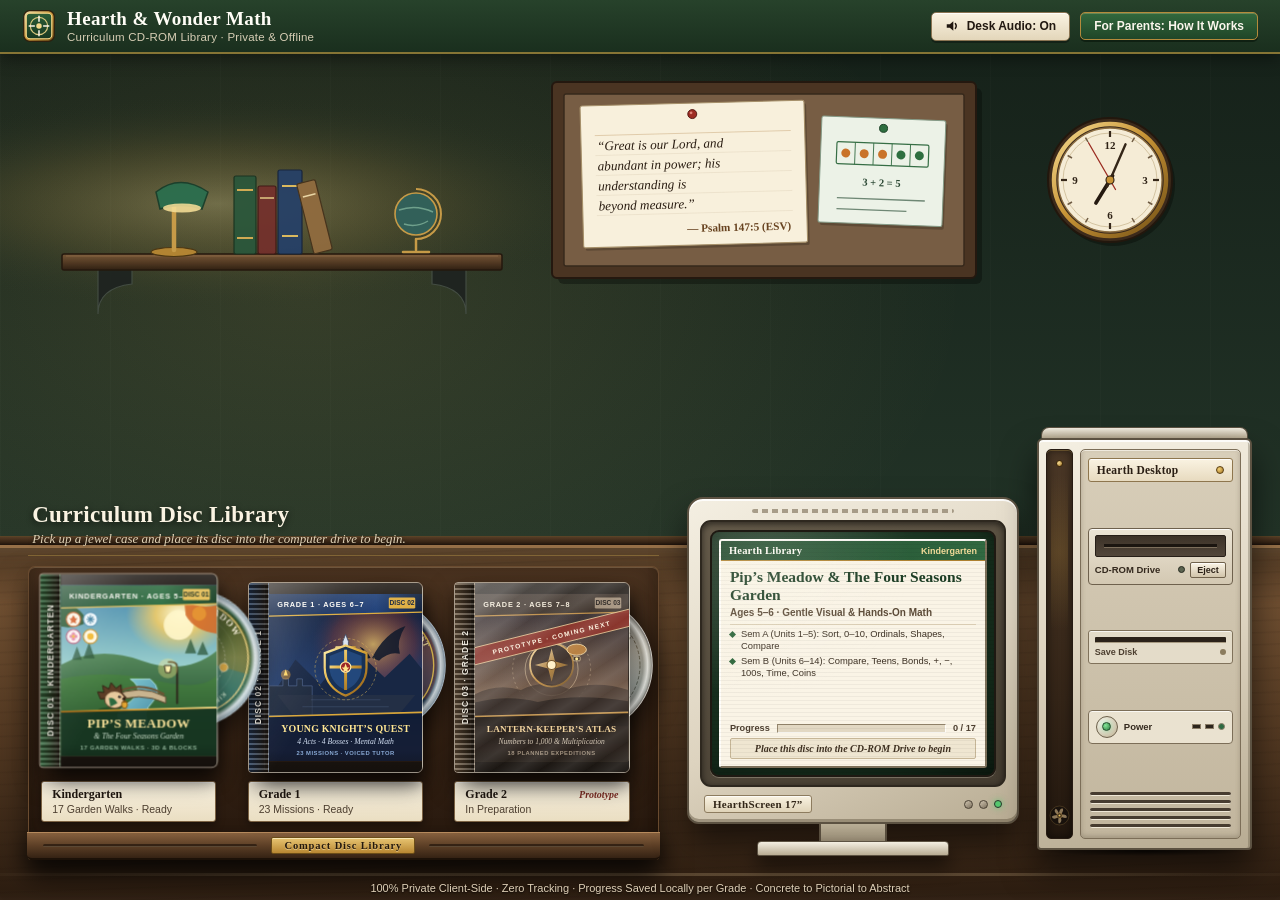
<file: index.html>
<!DOCTYPE html>
<html lang="en">
<head>
  <meta charset="UTF-8" />
  <meta name="viewport" content="width=device-width, initial-scale=1.0, viewport-fit=cover" />
  <meta name="theme-color" content="#1B301E" />
  <meta name="apple-mobile-web-app-capable" content="yes" />
  <meta name="apple-mobile-web-app-status-bar-style" content="black-translucent" />
  <meta http-equiv="Content-Security-Policy" content="default-src 'self'; style-src 'self' 'unsafe-inline'; img-src 'self' data:; media-src 'self';" />
  <title>Hearth &amp; Wonder Math — Desktop Study Library</title>
  <link rel="manifest" href="manifest.json" />
  <link rel="icon" type="image/svg+xml" href="icon.svg" />
  <link rel="stylesheet" href="hub/hub.css" />
</head>
<body>
  <header class="hub-top-bar">
    <div class="hub-brand">
      <div class="hub-crest" id="hub-crest-icon" aria-hidden="true"></div>
      <div>
        <h1 class="hub-title">Hearth &amp; Wonder Math</h1>
        <p class="hub-subtitle">Curriculum CD-ROM Library · Private &amp; Offline</p>
      </div>
    </div>

    <div class="hub-top-actions">
      <button type="button" class="hub-btn-hardware" id="btn-hub-sound" aria-pressed="true" title="Toggle mechanical CD drive &amp; desk audio">
        <span class="btn-icon-slot" id="hub-sound-icon" aria-hidden="true"></span>
        <span id="hub-sound-label">Desk Audio: On</span>
      </button>
      <button type="button" class="hub-btn-hardware hub-btn-accent" id="btn-hub-about">For Parents: How It Works</button>
    </div>
  </header>

  <main class="hub-desk-stage">
    <div class="room-backdrop" aria-hidden="true">
      <div class="wall-ambient-glow">
        <div class="study-wall-frame" id="room-wall-art"></div>
      </div>
      <div class="wall-chair-rail"></div>
      <div class="desk-surface">
        <div class="desk-grain"></div>
        <div class="desk-bevel-edge"></div>
      </div>
    </div>

    <section class="desk-workspace" aria-label="Curriculum CD-ROM Launcher">
      <!-- LEFT: CARVED WALNUT CD STAND & JEWEL CASES -->
      <div class="shelf-zone">
        <div class="shelf-header-plaque">
          <h2 class="plaque-title">Curriculum Disc Library</h2>
          <p class="plaque-subtitle">Pick up a jewel case and place its disc into the computer drive to begin.</p>
        </div>

        <div class="cd-rack-housing">
          <div class="cd-rack-grid" id="hub-grade-grid" role="list" aria-label="Grade Curriculum Discs"></div>
          <div class="cd-rack-rail" aria-hidden="true">
            <span class="rail-groove"></span>
            <span class="rail-badge">Compact Disc Library</span>
            <span class="rail-groove"></span>
          </div>
        </div>
      </div>

      <!-- RIGHT: EARLY-2000s WARM PUTTY CRT MONITOR & DESKTOP TOWER -->
      <aside class="pc-corner-zone" aria-label="Desktop PC Station">
        <div class="hardware-ensemble">
          <!-- CRT DESKTOP MONITOR -->
          <div class="crt-unit" id="crt-monitor">
            <div class="crt-outer-shell">
              <div class="crt-top-vent" aria-hidden="true"></div>
              <div class="crt-bezel-inner">
                <div class="crt-screen-glass">
                  <div class="crt-scanlines" aria-hidden="true"></div>
                  <div class="crt-glare" aria-hidden="true"></div>
                  <div class="crt-screen-body" id="crt-screen-body" aria-live="polite"></div>
                </div>
              </div>
              <div class="crt-chin-bar">
                <div class="crt-brand-plate">HearthScreen 17”</div>
                <div class="crt-dials" aria-hidden="true">
                  <span class="crt-dial"></span>
                  <span class="crt-dial"></span>
                  <span class="crt-power-led on" id="crt-power-led"></span>
                </div>
              </div>
            </div>
            <div class="crt-stand-neck" aria-hidden="true"></div>
            <div class="crt-stand-foot" aria-hidden="true"></div>
          </div>

          <!-- WARM PUTTY & WALNUT STUDY TOWER -->
          <div class="pc-tower" id="pc-tower">
            <div class="tower-top-cap" aria-hidden="true"></div>
            <div class="tower-chassis">
              <div class="tower-translucent-strip" aria-hidden="true">
                <div class="tower-brass-pin"></div>
                <div class="tower-fan-bay" id="tower-fan-bay"></div>
                <div class="tower-internal-glow"></div>
              </div>

              <div class="tower-front-column">
                <div class="tower-badge-plate">
                  <span class="tower-model">Hearth Desktop</span>
                  <span class="tower-crest-dot" aria-hidden="true"></span>
                </div>

                <!-- DROP TARGET: 5.25" MOTORIZED OPTICAL DRIVE -->
                <div class="optical-drive-bay" id="pc-drop-zone" role="region" aria-label="PC CD-ROM Drive Drop Zone">
                  <div class="drive-faceplate">
                    <div class="drive-slot-bezel">
                      <span class="drive-door-seam"></span>
                    </div>
                    <div class="drive-meta-row">
                      <span class="drive-label">CD-ROM Drive</span>
                      <div class="drive-controls">
                        <span class="drive-busy-led" id="pc-drive-led" aria-hidden="true"></span>
                        <button type="button" class="drive-eject-btn" id="btn-drive-eject" title="Open or close CD tray" aria-label="Open or close CD tray">Eject</button>
                      </div>
                    </div>
                  </div>

                  <!-- 3D SLIDING OPTICAL TRAY -->
                  <div class="optical-tray-stage" aria-hidden="true">
                    <div class="optical-tray" id="pc-disc-tray">
                      <div class="tray-cradle" id="tray-cradle">
                        <div class="tray-spindle"></div>
                        <div class="tray-target-ring"></div>
                        <div class="tray-inserted-disc" id="tray-inserted-disc"></div>
                      </div>
                      <div class="tray-front-lip">
                        <span class="tray-drop-caption" id="tray-drop-caption">Place Disc Here</span>
                      </div>
                    </div>
                  </div>
                </div>

                <!-- 3.5" LOCAL SAVE BAY -->
                <div class="floppy-bay" aria-hidden="true">
                  <div class="floppy-slot"></div>
                  <div class="floppy-meta">
                    <span>Save Disk</span>
                    <span class="floppy-led" id="pc-save-led"></span>
                  </div>
                </div>

                <!-- POWER BUTTON & FRONT PORTS -->
                <div class="tower-lower-panel">
                  <div class="power-switch-housing">
                    <button type="button" class="pc-power-button" id="btn-pc-power" title="Desktop Ready" aria-label="PC Power Status Indicator">
                      <span class="power-ring"></span>
                    </button>
                    <span class="power-caption">Power</span>
                  </div>
                  <div class="front-io-ports" aria-hidden="true">
                    <span class="usb-port"></span>
                    <span class="usb-port"></span>
                    <span class="audio-jack"></span>
                  </div>
                </div>

                <!-- VENTILATION LOUVERS -->
                <div class="tower-vents" aria-hidden="true">
                  <span></span><span></span><span></span><span></span><span></span>
                </div>
              </div>
            </div>
            <div class="tower-desk-shadow" aria-hidden="true"></div>
          </div>
        </div>
      </aside>
    </section>

    <footer class="hub-footer">
      <span>100% Private Client-Side · Zero Tracking · Progress Saved Locally per Grade · Concrete to Pictorial to Abstract</span>
    </footer>
  </main>

  <!-- FLOATING DRAGGED CD-ROM LAYER -->
  <div id="dragged-disc-layer" class="dragged-disc-layer hidden" aria-hidden="true">
    <div class="dragged-disc-shadow"></div>
    <div class="dragged-disc-tilt" id="dragged-disc-tilt">
      <div class="dragged-disc-art" id="dragged-disc-art"></div>
      <div class="disc-holo-foil" id="dragged-disc-foil"></div>
    </div>
  </div>

  <dialog class="hub-dialog hidden" id="hub-about-dialog" aria-labelledby="hub-about-title">
    <div class="hub-dialog-card">
      <div class="hub-dialog-head">
        <div>
          <span class="hub-dialog-kicker">PARENT &amp; TEACHER ORIENTATION</span>
          <h2 id="hub-about-title">Calm, Focused Mathematical Order</h2>
        </div>
        <button type="button" class="hub-close-btn" id="btn-close-about" aria-label="Close">x</button>
      </div>
      <div class="hub-about-grid">
        <div class="hub-about-box">
          <h3>Matches Your Math Spine</h3>
          <p>Every grade follows a clean <strong>Semester A &amp; Semester B</strong> sequence built around Concrete-Pictorial-Abstract models (Five-Frames, Ten-Frames, Number Bonds, Bar Models, Place Value, Time, and Coins).</p>
        </div>
        <div class="hub-about-box">
          <h3>Designed for Young Eyes</h3>
          <p>Pick up a CD-ROM and place it into the drive to launch a single-screen, zero-scroll world. In Kindergarten, parents click a season or lantern and Pip walks through the 3D garden automatically.</p>
        </div>
        <div class="hub-about-box">
          <h3>Private &amp; Offline Forever</h3>
          <p>No logins, no subscriptions, no trackers, and no external CDNs. Each grade preserves its own progress locally in your browser.</p>
        </div>
        <div class="hub-about-box">
          <h3>Live Parent Guide Inside</h3>
          <p>Toggle the split-screen <strong>Parent Guide</strong> inside any unit for word-for-word Socratic prompts, Classical Christian wonder notes, living-book pairings, and tabletop ideas.</p>
        </div>
      </div>
    </div>
  </dialog>

  <script defer src="shared/pwa-register.js"></script>
  <script defer src="shared/audio-engine.js"></script>
  <script defer src="shared/grades-registry.js"></script>
  <script defer src="hub/hub-art.js"></script>
  <script defer src="hub/hub.js"></script>
</body>
</html>
</file>
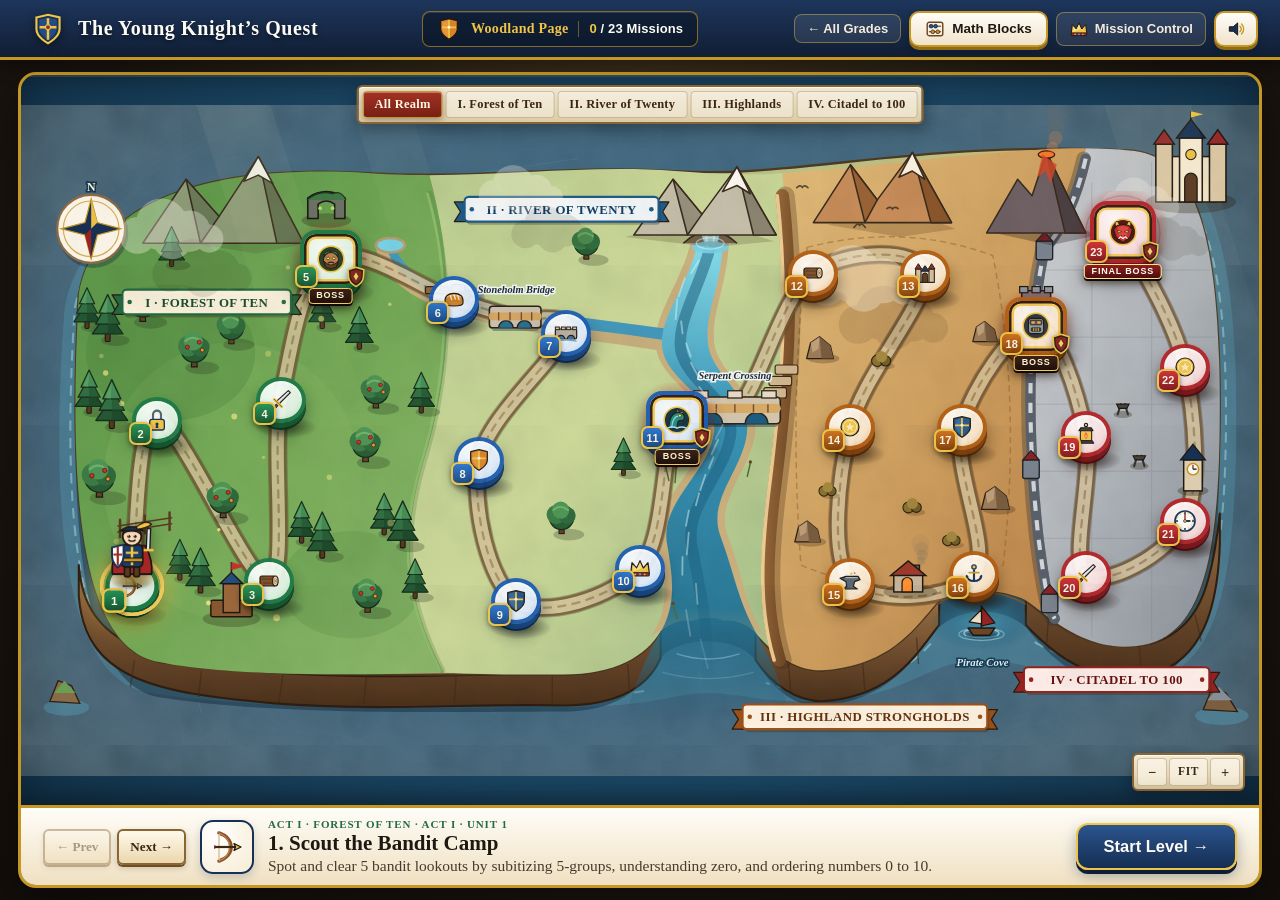
<file: grades/g1/index.html>
<!DOCTYPE html>
<html lang="en">
<head>
  <meta charset="UTF-8" />
  <meta name="viewport" content="width=device-width, initial-scale=1.0, viewport-fit=cover" />
  <meta name="theme-color" content="#101E34" />
  <meta name="apple-mobile-web-app-capable" content="yes" />
  <meta name="apple-mobile-web-app-status-bar-style" content="black-translucent" />
  <meta http-equiv="Content-Security-Policy" content="default-src 'self'; style-src 'self' 'unsafe-inline'; img-src 'self' data:; media-src 'self';" />
  <title>The Young Knight's Quest — Grade 1 Visual &amp; Mental Math Adventure</title>
  <link rel="manifest" href="../../manifest.json" />
  <link rel="icon" type="image/svg+xml" href="../../icon.svg" />
  <link rel="stylesheet" href="styles.css" />
</head>
<body>
  <!-- ==================== TOP GAME HEADER (Compact, Zero Emojis) ==================== -->
  <header class="top-bar">
    <button type="button" class="brand-cluster" id="btn-home-logo" title="Return to Kingdom Map" aria-label="Return to Kingdom Map">
      <div class="crest-badge" id="header-crest-icon" aria-hidden="true"></div>
      <h1 class="brand-main">The Young Knight’s Quest</h1>
    </button>

    <div class="squire-banner">
      <div class="squire-rank-icon" id="squire-rank-icon"></div>
      <span class="squire-rank-label" id="squire-rank-title">Woodland Page</span>
      <span class="squire-banner-sep" aria-hidden="true"></span>
      <span class="squire-missions-tag"><strong id="mastered-count">0</strong> / 23 Missions</span>
    </div>

    <nav class="top-actions">
      <a class="btn-header-quiet" href="../../index.html" id="btn-all-grades" title="Return to Grade Selection Home Hub">
        <span>← All Grades</span>
      </a>
      <button class="btn-vellum hidden" id="btn-map-view">
        <span class="svg-icon" id="icon-map"></span>
        <span>← Kingdom Map</span>
      </button>
      <button class="btn-vellum" id="btn-tabletop">
        <span class="svg-icon" id="icon-abacus"></span>
        <span>Math Blocks</span>
      </button>
      <button class="btn-header-quiet" id="btn-placement" title="Parent Control: Jump to any of the 23 Missions or Reset Progress">
        <span class="svg-icon" id="icon-crown"></span>
        <span>Mission Control</span>
      </button>
      <button class="btn-vellum btn-icon-only" id="btn-sound-toggle" title="Toggle Master Aldous Voice & Chimes">
        <span class="svg-icon" id="icon-speaker"></span>
      </button>
    </nav>
  </header>

  <!-- ==================== MAIN SINGLE-PAGE VIEWPORT (NO SCROLLING) ==================== -->
  <main class="viewport-stage">

    <!-- ==================== VIEW 1: KINGDOM OVERWORLD MAP ==================== -->
    <section class="map-screen active" id="map-screen">
      <div class="map-frame-border">
        <div class="map-canvas-wrapper" id="map-canvas-wrapper">
          <nav class="map-realm-bar" id="map-realm-bar" aria-label="Kingdom Realms">
            <button type="button" class="realm-tab active" data-realm="all">All Realm</button>
            <button type="button" class="realm-tab" data-realm="1">I. Forest of Ten</button>
            <button type="button" class="realm-tab" data-realm="2">II. River of Twenty</button>
            <button type="button" class="realm-tab" data-realm="3">III. Highlands</button>
            <button type="button" class="realm-tab" data-realm="4">IV. Citadel to 100</button>
          </nav>

          <div class="map-camera-controls" aria-label="Map Zoom Controls">
            <button type="button" class="map-cam-btn" id="btn-zoom-out" title="Zoom Out">−</button>
            <button type="button" class="map-cam-btn map-cam-fit" id="btn-zoom-reset" title="Fit Full Realm">Fit</button>
            <button type="button" class="map-cam-btn" id="btn-zoom-in" title="Zoom In">+</button>
          </div>

          <div class="map-zoom-layer" id="map-zoom-layer">
            <div id="svg-map-container"></div>
            <canvas id="map-atmosphere-canvas" class="map-atmosphere-canvas" aria-hidden="true"></canvas>
            <div id="map-vellum-grain" class="map-vellum-grain" aria-hidden="true"></div>
            <div id="map-nodes-overlay" class="map-nodes-overlay"></div>
            <div id="squire-map-token" class="squire-map-token">
              <div class="squire-token-shadow"></div>
              <div class="squire-token-halo"></div>
              <div class="squire-token-figure" id="squire-svg-holder"></div>
            </div>
          </div>

        </div>

        <!-- Bottom Selected Level Bar -->
        <div class="map-bottom-dock">
          <div class="dock-step-controls" aria-label="Step Between Missions">
            <button type="button" class="btn-dock-step" id="btn-prev-mission" title="Previous Mission">← Prev</button>
            <button type="button" class="btn-dock-step" id="btn-next-mission" title="Next Mission">Next →</button>
          </div>
          <div class="dock-node-badge" id="dock-node-icon"></div>
          <div class="dock-node-info">
            <span class="dock-act-tag" id="dock-act-tag">Act I · Forest of Ten</span>
            <h2 class="dock-node-title" id="dock-node-title">1. The Apple Orchard</h2>
            <p class="dock-node-desc" id="dock-node-desc">See how two smaller Parts join to make one Whole basket of apples.</p>
          </div>
          <button class="btn-royal-primary" id="btn-enter-node">
            <span id="btn-enter-node-label">Start Level →</span>
          </button>
        </div>
      </div>
    </section>

    <!-- ==================== VIEW 2: SINGLE-PAGE LEVEL WORKSPACE (Dynamic Split-Screen with Parent Sidebar) ==================== -->
    <section class="studio-screen" id="studio-screen">
      <div class="page-sheet" id="studio-main-sheet">

        <!-- Row 1: Clean Game Top Bar inside the Page -->
        <div class="sheet-top-bar">
          <div class="sheet-left-group">
            <div class="sheet-title-stack">
              <span class="sheet-chapter-pill" id="studio-chapter-tag">Act I · Unit 1</span>
              <h2 class="sheet-level-title" id="studio-node-name">1. Scout the Bandit Camp</h2>
            </div>
          </div>

          <!-- Thematic 5-Shield Progress Meter + 3-Star Unit Mastery -->
          <div class="shields-progress-cluster" id="shields-progress-cluster" title="Earn 5 Strikes per Quest (3 Quests to Master the Unit)">
            <div class="shields-row" id="shields-row"></div>
          </div>

          <!-- Simple 2-Tab Mode Switch + Dynamic Right Sidebar Toggle Button -->
          <div class="sheet-right-group">
            <div class="mode-tab-switch">
              <button class="mode-tab active" data-mode="learn" id="tab-learn">Lesson</button>
              <button class="mode-tab" data-mode="trial" id="tab-trial">Play &amp; Practice</button>
            </div>
            <button class="btn-parent-drawer" id="btn-open-parent-guide" title="Toggle Right-Hand Parent Teaching Sidebar (Keeps Screen Visible)">
              <span class="svg-icon" id="icon-scroll"></span>
              <span id="parent-guide-btn-label">Parent Guide</span>
            </button>
          </div>
        </div>

        <!-- Row 2: Master Aldous (Merlin-Style Tutor) Speech Banner -->
        <div class="merlin-banner" id="merlin-banner" aria-live="polite" aria-atomic="true">
          <div class="merlin-portrait" id="merlin-portrait-holder" title="Master Aldous, Royal Tutor" aria-hidden="true"></div>
          <div class="merlin-speech-content">
            <div class="merlin-step-tag" id="merlin-step-tag">Creation &amp; Order · Step 1 of 5</div>
            <p class="merlin-prompt-text" id="merlin-prompt-text">
              3 red apples and 4 golden apples. What is the Whole?
            </p>
          </div>
          <button class="btn-aldous-replay" id="btn-replay-voice" type="button" title="Hear Master Aldous speak this hint aloud" aria-label="Hear Master Aldous speak this hint aloud">
            <span class="svg-icon" id="icon-replay-voice"></span>
            <span id="replay-voice-label">Hear Hint</span>
          </button>
        </div>

        <!-- Row 3: Center Visual Math Stage + Big Equation -->
        <div class="sheet-center-stage">
          <div class="visual-math-stage" id="main-visual-stage" role="region" aria-label="Visual Math Diagram"></div>
          <div class="equation-banner" id="main-equation-banner" aria-live="polite" aria-atomic="true">3 + 4 = ?</div>
        </div>

        <!-- Row 4: Bottom Interaction Bar (Swaps cleanly between Lesson Nav / Guided Check & Big Answer Tiles) -->
        <div class="sheet-bottom-bar">
          <!-- Lesson Controls (Shown in Lesson Mode) -->
          <div class="lesson-nav-bar" id="lesson-nav-bar">
            <button class="btn-vellum btn-lg-nav" id="btn-learn-prev">← Back</button>
            <div class="lesson-center-cluster">
              <div class="learn-check-bar hidden" id="learn-check-bar">
                <span class="learn-check-label" id="learn-check-label">Try It Together:</span>
                <div class="learn-check-choices" id="learn-check-choices"></div>
              </div>
              <div class="learn-step-dots" id="learn-step-dots"></div>
            </div>
            <button class="btn-royal-primary btn-lg-nav" id="btn-learn-next">Next →</button>
          </div>

          <!-- Play Controls: Big Child Answer Tiles + Quiet Parent Corner (Shown in Play Mode) -->
          <div class="play-interaction-bar hidden" id="play-interaction-bar">
            <div class="answer-choices-grid" id="answer-choices-grid"></div>

            <div class="parent-corner-controls">
              <button class="btn-parent-mini" id="btn-toggle-visual-hint" title="Show or hide the picture">
                <span id="visual-toggle-text">Hide Picture</span>
              </button>
              <button class="btn-parent-mini" id="btn-grade-fluent" title="Parent Shortcut: He answered aloud right away!">
                ✓ Answered Aloud
              </button>
              <button class="btn-parent-mini" id="btn-new-problem" title="New problem">
                ↻ Next
              </button>
            </div>
          </div>
        </div>

      </div>

      <!-- ==================== DYNAMIC RIGHT SIDEBAR: PARENT TEACHING GUIDE (Shrinks Left Sheet, Zero Modal Overlay) ==================== -->
      <aside class="parent-guide-sidebar collapsed" id="parent-guide-modal" aria-label="Parent Teaching Guide Sidebar">
        <div class="parent-sidebar-inner">
          <div class="sidebar-header-row">
            <div>
              <span class="parent-tag">TEACHER &amp; PARENT · LIVE TEACHING GUIDE</span>
              <h2 id="pg-level-title">Teaching Guide</h2>
            </div>
            <button class="btn-close-modal" id="btn-close-parent-guide" title="Close Teaching Sidebar">✕</button>
          </div>

          <!-- Live Context Box: Updates automatically as you step through the lesson or solve problems on the left! -->
          <div class="pg-live-coach-box" id="pg-live-coach-box">
            <div class="pg-live-badge" id="pg-live-badge">LIVE ON SCREEN NOW</div>
            <p id="pg-live-coach-text">Walk through the Concrete-Pictorial-Abstract lesson stages together, then launch Play &amp; Practice.</p>
          </div>

          <div class="pg-difficulty-row">
            <span class="pg-tier-label">Difficulty Tier:</span>
            <div class="pg-tier-buttons">
              <button class="tier-pip active" data-tier="1">Tier 1 · Concrete</button>
              <button class="tier-pip" data-tier="2">Tier 2 · Standard</button>
              <button class="tier-pip" data-tier="3">Tier 3 · Mental</button>
            </div>
          </div>

          <div class="pg-grid">
            <div class="pg-box pg-box-highlight">
              <h4>Say Together (Socratic Script)</h4>
              <p id="teacher-script-text"></p>
            </div>
            <div class="pg-box">
              <h4>Classical Christian Wonder &amp; Order</h4>
              <p id="teacher-wonder-text"></p>
            </div>
            <div class="pg-box">
              <h4>Visual &amp; Mental Math Strategy</h4>
              <p id="teacher-heuristic-text"></p>
            </div>
            <div class="pg-box">
              <h4>Hands-On Tabletop Activity</h4>
              <p id="teacher-hands-on-text"></p>
            </div>
          </div>

          <div class="pg-footer" style="display:flex;flex-direction:column;gap:6px;">
            <button class="btn-vellum btn-sm-full" id="btn-open-node-tabletop">Open This Topic in Math Blocks →</button>
            <button class="btn-royal-primary btn-sm-full" id="btn-force-mastery">Complete Quest &amp; March to Next →</button>
            <button class="btn-parent-danger btn-sm-full" id="btn-reset-level" title="Restart this mission from Step 1 without affecting other missions">
              <span class="svg-icon" id="icon-reset-level"></span>
              <span id="reset-level-label">Restart This Mission</span>
            </button>
          </div>
        </div>
      </aside>
    </section>

    <!-- ==================== VIEW 3: INTERACTIVE MATH BLOCKS WORKSHOP & PRACTICE MAT ==================== -->
    <section class="tabletop-screen" id="tabletop-screen">
      <div class="page-sheet tabletop-sheet">
        <div class="sheet-top-bar tabletop-top-bar">
          <button class="btn-back-map" id="btn-close-tabletop">← Back</button>
          <div class="tabletop-tool-tabs" id="tabletop-tool-tabs">
            <button class="tool-tab active" data-tool="bonds10">1. Bonds to 10 <span class="tt-ch">Units 1–4</span></button>
            <button class="tool-tab" data-tool="maketen">2. Make-10 Bridge <span class="tt-ch">Units 5–7</span></button>
            <button class="tool-tab" data-tool="shapeslen">3. Shapes &amp; Length <span class="tt-ch">Units 8–10</span></button>
            <button class="tool-tab" data-tool="barmodel">4. Bar Models <span class="tt-ch">Units 11,13,17</span></button>
            <button class="tool-tab" data-tool="placevalue">5. Tens &amp; Regroup <span class="tt-ch">Units 12–17</span></button>
            <button class="tool-tab" data-tool="groupsfrac">6. Groups &amp; Halves <span class="tt-ch">Units 14–15</span></button>
            <button class="tool-tab" data-tool="clockcoins">7. Clock &amp; Coins <span class="tt-ch">Units 18–19</span></button>
          </div>
          <div class="mode-tab-switch">
            <button class="mode-tab active" id="tt-mode-explore">Explore &amp; Teach</button>
            <button class="mode-tab" id="tt-mode-quiz">Practice &amp; Quiz Me</button>
          </div>
        </div>
        <div class="tabletop-workspace" id="tabletop-workspace"></div>
      </div>
    </section>

  </main>

  <!-- ==================== MODAL: LEVEL COMPLETE & MAP MARCH (Native <dialog>) ==================== -->
  <dialog class="modal-backdrop hidden" id="victory-modal" aria-labelledby="victory-node-title">
    <div class="modal-parchment victory-card">
      <div class="wax-seal-large" id="victory-seal-svg" aria-hidden="true"></div>
      <div class="victory-stars-row" id="victory-stars-row"></div>
      <h2 class="victory-title" id="victory-node-title">Level Complete!</h2>
      <p class="victory-message" id="victory-message">
        “Well done, young Squire! You have earned all 5 Golden Shields. Let us march onward along the King’s Highway!”
      </p>
      <div class="victory-actions">
        <button class="btn-vellum" id="btn-stay-practice">Play Again (Next Star)</button>
        <button class="btn-royal-primary btn-lg" id="btn-march-onward">
          <span>March Onward →</span>
        </button>
      </div>
    </div>
  </dialog>

  <!-- ==================== MODAL: MISSION CONTROL (Native <dialog>) ==================== -->
  <dialog class="modal-backdrop hidden" id="placement-modal" aria-labelledby="placement-modal-title">
    <div class="modal-parchment placement-card">
      <div class="modal-header-row">
        <div>
          <span class="parent-tag">MISSION CONTROL</span>
          <h2 id="placement-modal-title">All 23 Grade 1 Missions (Complete Visual &amp; Mental Math Curriculum)</h2>
        </div>
        <button class="btn-close-modal" id="btn-close-placement" aria-label="Close Mission Control">✕</button>
      </div>
      <div class="placement-controls-row">
        <button class="btn-vellum" id="btn-unlock-all">Complete All 23 Missions</button>
        <button class="btn-parent-danger" id="btn-reset-progress">Full Reset (Mission 1)</button>
      </div>
      <div class="placement-grid" id="placement-grid"></div>
    </div>
  </dialog>

  <script defer src="../../shared/pwa-register.js"></script>
  <script defer src="../../shared/audio-engine.js"></script>
  <script defer src="curriculum.js"></script>
  <script defer src="visuals.js"></script>
  <script defer src="map-fx.js"></script>
  <script defer src="app.js"></script>
</body>
</html>
</file>
<file: hub/hub.css>
:root {
  --room-top: #16221A;
  --room-mid: #223327;
  --desk-light: #7B5837;
  --desk-mid: #533922;
  --desk-deep: #2B1C10;

  --putty-hi: #F4EFE2;
  --putty-mid: #DDD3BF;
  --putty-lo: #B8AC93;
  --putty-edge: #5C5242;

  --forest-hi: #2D5D38;
  --forest-mid: #1F4428;
  --forest-deep: #152D1B;

  --brass: #C8962E;
  --brass-bright: #E8C05A;
  --vellum: #FAF4E6;
  --cream-card: #F6EEDC;
  --ink-deep: #211811;
  --ink-mid: #4D3F30;

  --font-display: 'Palatino Linotype', 'Book Antiqua', Palatino, Georgia, serif;
  --font-sans: 'Trebuchet MS', -apple-system, BlinkMacSystemFont, 'Segoe UI', Roboto, sans-serif;
}

* {
  box-sizing: border-box;
  margin: 0;
  padding: 0;
}

html, body {
  width: 100vw;
  height: 100vh;
  height: 100dvh;
  overflow: hidden;
  background: var(--room-top);
  color: var(--vellum);
  font-family: var(--font-sans);
  display: flex;
  flex-direction: column;
  user-select: none;
  -webkit-user-select: none;
}

:focus-visible {
  outline: 3px solid var(--brass-bright);
  outline-offset: 3px;
}

.hidden {
  display: none !important;
}

/* ==================== TOP STUDY BAR ==================== */
.hub-top-bar {
  height: 54px;
  flex-shrink: 0;
  padding: 0 22px;
  background: linear-gradient(180deg, #27422B 0%, #1A2F1E 100%);
  border-bottom: 2px solid rgba(208, 158, 62, 0.56);
  box-shadow: 0 4px 16px rgba(0, 0, 0, 0.42);
  display: flex;
  align-items: center;
  justify-content: space-between;
  gap: 14px;
  position: relative;
  z-index: 20;
}

.hub-brand {
  display: flex;
  align-items: center;
  gap: 11px;
}

.hub-crest {
  width: 34px;
  height: 34px;
  display: flex;
  align-items: center;
  justify-content: center;
}

.hub-title {
  font-family: var(--font-display);
  font-size: 19px;
  color: #FFFDF6;
  letter-spacing: 0.02em;
  line-height: 1.1;
}

.hub-subtitle {
  font-size: 11.5px;
  color: #D7CEB5;
  letter-spacing: 0.02em;
  margin-top: 2px;
}

.hub-top-actions {
  display: flex;
  align-items: center;
  gap: 10px;
}

.hub-btn-hardware {
  display: inline-flex;
  align-items: center;
  gap: 7px;
  background: linear-gradient(180deg, #FAF3E2 0%, #E3D6BA 100%);
  color: #211811;
  border: 1.5px solid #8A7452;
  border-radius: 5px;
  padding: 6px 13px;
  font-family: var(--font-sans);
  font-size: 12px;
  font-weight: 700;
  cursor: pointer;
  box-shadow:
    inset 0 1px 0 rgba(255, 255, 255, 0.85),
    0 2px 0 #142217;
  transition: transform 0.12s ease, filter 0.12s ease;
}

.hub-btn-hardware:hover {
  filter: brightness(1.04);
}

.hub-btn-hardware:active {
  transform: translateY(1px);
  box-shadow: inset 0 1px 2px rgba(0, 0, 0, 0.25);
}

.hub-btn-accent {
  background: linear-gradient(180deg, #32683D 0%, #204628 100%);
  color: #FAF6EC;
  border-color: #B48A3B;
  box-shadow:
    inset 0 1px 0 rgba(242, 214, 152, 0.28),
    0 2px 0 #0F2012;
}

.btn-icon-slot {
  width: 15px;
  height: 15px;
  display: inline-flex;
  align-items: center;
  justify-content: center;
}

/* ==================== STUDY ROOM STAGE & WALL ART ==================== */
.hub-desk-stage {
  position: relative;
  flex: 1;
  min-height: 0;
  display: flex;
  flex-direction: column;
  justify-content: space-between;
  overflow: hidden;
}

.room-backdrop {
  position: absolute;
  inset: 0;
  z-index: 0;
  pointer-events: none;
  background:
    radial-gradient(ellipse at 24% 28%, rgba(240, 196, 98, 0.12) 0%, transparent 48%),
    linear-gradient(180deg, var(--room-top) 0%, var(--room-mid) 57%, #17231A 58%);
}

.wall-ambient-glow {
  position: absolute;
  inset: 0 0 42% 0;
  overflow: hidden;
  background:
    repeating-linear-gradient(
      90deg,
      rgba(255, 248, 226, 0.015) 0px,
      rgba(255, 248, 226, 0.015) 1px,
      transparent 1px,
      transparent 110px
    );
}

.study-wall-frame {
  width: 100%;
  max-width: 1380px;
  height: 100%;
  margin: 0 auto;
}

.study-wall-svg {
  width: 100%;
  height: 100%;
  display: block;
}

.wall-chair-rail {
  position: absolute;
  left: 0;
  right: 0;
  bottom: 42%;
  height: 9px;
  background: linear-gradient(180deg, #563C25 0%, #362415 65%, #1E130B 100%);
  border-top: 1px solid rgba(196, 152, 86, 0.35);
}

.desk-surface {
  position: absolute;
  left: -4%;
  right: -4%;
  bottom: 0;
  height: 42%;
  background:
    linear-gradient(180deg, rgba(16, 10, 5, 0.42) 0%, transparent 16%),
    linear-gradient(180deg, var(--desk-light) 0%, var(--desk-mid) 52%, var(--desk-deep) 100%);
  border-top: 3px solid #967048;
  box-shadow: inset 0 4px 16px rgba(255, 224, 170, 0.12);
}

.desk-grain {
  position: absolute;
  inset: 0;
  opacity: 0.24;
  background:
    repeating-linear-gradient(
      178deg,
      transparent 0px,
      transparent 9px,
      rgba(25, 14, 6, 0.35) 10px,
      transparent 12px
    );
}

.desk-bevel-edge {
  position: absolute;
  left: 0;
  right: 0;
  bottom: 24px;
  height: 3px;
  background: linear-gradient(90deg, transparent 0%, rgba(255, 224, 170, 0.2) 25%, rgba(255, 224, 170, 0.2) 75%, transparent 100%);
}

/* ==================== WORKSPACE SPLIT ==================== */
.desk-workspace {
  position: relative;
  z-index: 2;
  flex: 1;
  min-height: 0;
  width: 100%;
  max-width: 1380px;
  margin: 0 auto;
  padding: clamp(10px, 1.5vh, 20px) clamp(16px, 2.2vw, 30px) 16px;
  display: flex;
  align-items: flex-end;
  justify-content: space-between;
  gap: clamp(16px, 2.2vw, 30px);
}

/* ==================== LEFT ZONE: WALNUT CD STAND & JEWEL CASES ==================== */
.shelf-zone {
  flex: 1.16;
  min-width: 0;
  min-height: 0;
  display: flex;
  flex-direction: column;
  justify-content: flex-end;
  gap: 10px;
}

.shelf-header-plaque {
  padding: 0 4px 8px;
  border-bottom: 1px solid rgba(232, 192, 90, 0.3);
}

.plaque-title {
  font-family: var(--font-display);
  font-size: clamp(18px, 1.9vw, 23px);
  font-weight: 700;
  color: #FAF3E2;
  letter-spacing: 0.015em;
  line-height: 1.15;
  text-shadow: 0 2px 6px rgba(10, 14, 10, 0.72);
}

.plaque-subtitle {
  margin-top: 3px;
  font-family: var(--font-display);
  font-style: italic;
  font-size: 13px;
  color: #DFD2B6;
  text-shadow: 0 1px 4px rgba(10, 14, 10, 0.7);
}

.cd-rack-housing {
  flex: 0 0 auto;
  display: flex;
  flex-direction: column;
  justify-content: flex-end;
  padding: 15px 12px 0;
  background:
    linear-gradient(180deg, #4B3320 0%, #352214 58%, #25170D 100%);
  border: 1.5px solid #6B4C30;
  border-bottom: none;
  border-radius: 7px 7px 3px 3px;
  box-shadow:
    inset 0 1px 0 rgba(255, 224, 174, 0.22),
    inset 0 -10px 22px rgba(10, 6, 3, 0.45),
    0 16px 30px rgba(0, 0, 0, 0.56);
}

.cd-rack-grid {
  flex: 0 0 auto;
  display: grid;
  grid-template-columns: repeat(3, minmax(0, 1fr));
  gap: clamp(8px, 1.2vw, 18px);
  align-items: end;
  padding-bottom: 10px;
}

.cd-rack-rail {
  height: 28px;
  margin: 0 -14px;
  padding: 0 16px;
  background:
    linear-gradient(180deg, #86603E 0%, #5B3E25 52%, #352213 100%);
  border-top: 1.5px solid #B68A5D;
  border-bottom: 2px solid #1C1108;
  border-radius: 0 0 5px 5px;
  display: flex;
  align-items: center;
  justify-content: space-between;
  gap: 14px;
  box-shadow: 0 10px 20px rgba(0, 0, 0, 0.58);
}

.rail-groove {
  flex: 1;
  height: 3px;
  background: rgba(24, 14, 7, 0.58);
  border-bottom: 1px solid rgba(255, 228, 184, 0.2);
  border-radius: 2px;
}

.rail-badge {
  background: linear-gradient(180deg, #E8C572 0%, #B88732 100%);
  border: 1px solid #6B4D18;
  border-radius: 2px;
  padding: 2px 12px;
  font-family: var(--font-display);
  font-size: 10.5px;
  font-weight: 700;
  letter-spacing: 0.08em;
  color: #24180B;
  text-shadow: 0 1px 0 rgba(255, 240, 198, 0.55);
  box-shadow: inset 0 1px 0 rgba(255, 246, 210, 0.65);
  white-space: nowrap;
}

/* ==================== JEWEL CASE + PEEKING CD-ROM ==================== */
.jewel-case-slot {
  position: relative;
  display: flex;
  flex-direction: column;
  align-items: center;
  justify-content: flex-end;
  min-height: 0;
  padding-right: 16px;
}

.jewel-case-btn {
  position: relative;
  width: 100%;
  max-width: 220px;
  aspect-ratio: 222 / 242;
  max-height: min(296px, 40vh);
  background: transparent;
  border: none;
  padding: 0;
  cursor: grab;
  touch-action: none;
  transform-style: preserve-3d;
  transition: transform 0.2s cubic-bezier(0.2, 0.8, 0.2, 1), filter 0.2s ease;
}

.jewel-case-btn:hover,
.jewel-case-btn.is-selected {
  transform: translateY(-7px) scale(1.02);
  z-index: 8;
}

.jewel-case-btn:active {
  cursor: grabbing;
}

.jewel-case-btn.is-nudge {
  animation: case-nudge 0.45s ease;
}

/* Smoky Translucent Jewel Tray Interior */
.case-inner-tray {
  position: absolute;
  inset: 3px 0 3px 16px;
  border-radius: 0 5px 5px 0;
  background:
    radial-gradient(circle at 54% 50%, #1F1812 0%, #1F1812 13%, #3A2E23 14%, #3A2E23 18%, rgba(36, 29, 22, 0.94) 19%),
    linear-gradient(145deg, var(--case-tint, #244F38) 0%, #1E1610 100%);
  border: 1.5px solid rgba(244, 232, 206, 0.32);
  box-shadow:
    inset 0 0 14px rgba(0, 0, 0, 0.65),
    0 12px 18px rgba(0, 0, 0, 0.52);
  overflow: hidden;
}

.case-spindle-rosette {
  position: absolute;
  left: 54%;
  top: 50%;
  width: 34px;
  height: 34px;
  transform: translate(-50%, -50%);
  border-radius: 50%;
  background:
    repeating-conic-gradient(from 0deg, #B5A894 0deg 22deg, #332920 22deg 45deg);
  border: 2px solid #DED4C1;
  opacity: 0.78;
}

.case-empty-note {
  position: absolute;
  left: 8px;
  right: 8px;
  bottom: 12px;
  text-align: center;
  font-family: var(--font-display);
  font-style: italic;
  font-size: 11px;
  color: rgba(246, 238, 220, 0.85);
}

/* Peeking CD-ROM Disc Slid Out on the Right */
.case-peeking-disc {
  position: absolute;
  top: 8%;
  right: -24px;
  width: 78%;
  aspect-ratio: 1 / 1;
  border-radius: 50%;
  transition: transform 0.24s cubic-bezier(0.2, 0.85, 0.25, 1), opacity 0.16s ease;
  filter: drop-shadow(4px 8px 12px rgba(0, 0, 0, 0.55));
  pointer-events: none;
  z-index: 1;
}

.jewel-case-btn:hover .case-peeking-disc,
.jewel-case-btn.is-selected .case-peeking-disc {
  transform: translateX(18px) rotate(16deg);
}

.jewel-case-btn.is-disc-removed .case-peeking-disc {
  opacity: 0;
  transform: translateX(34px) scale(0.92);
}

.cd-disc-svg {
  width: 100%;
  height: 100%;
  display: block;
}

.disc-holo-foil {
  position: absolute;
  inset: 2%;
  border-radius: 50%;
  background:
    conic-gradient(
      from var(--foil-angle, 35deg),
      rgba(255, 255, 255, 0.0) 0deg,
      rgba(255, 224, 140, 0.22) 38deg,
      rgba(140, 224, 210, 0.2) 76deg,
      rgba(255, 255, 255, 0.02) 125deg,
      rgba(255, 200, 120, 0.2) 205deg,
      rgba(155, 216, 224, 0.2) 250deg,
      rgba(255, 255, 255, 0.0) 360deg
    );
  mix-blend-mode: screen;
  pointer-events: none;
  -webkit-mask-image: radial-gradient(circle, transparent 0 18%, black 19% 100%);
  mask-image: radial-gradient(circle, transparent 0 18%, black 19% 100%);
}

/* Clear Plastic Jewel Case Front Lid */
.case-front-shell {
  position: relative;
  z-index: 2;
  width: 100%;
  height: 100%;
  display: flex;
  border-radius: 4px 6px 6px 4px;
  border: 1.5px solid rgba(248, 242, 228, 0.56);
  box-shadow:
    inset 0 1px 0 rgba(255, 255, 255, 0.52),
    inset 0 -1px 0 rgba(0, 0, 0, 0.35),
    0 12px 24px rgba(0, 0, 0, 0.54);
  overflow: hidden;
  transition: transform 0.22s ease, opacity 0.2s ease;
}

.jewel-case-btn.is-disc-removed .case-front-shell {
  transform: perspective(600px) rotateY(-12deg);
  opacity: 0.42;
}

.case-ribbed-spine {
  width: 20px;
  flex-shrink: 0;
  background:
    repeating-linear-gradient(
      180deg,
      rgba(255, 252, 244, 0.22) 0px,
      rgba(255, 252, 244, 0.22) 2px,
      rgba(22, 16, 10, 0.45) 2px,
      rgba(22, 16, 10, 0.45) 5px
    ),
    linear-gradient(90deg, var(--case-tint, #244F38), rgba(24, 18, 12, 0.88));
  border-right: 1px solid rgba(255, 250, 236, 0.34);
  display: flex;
  align-items: center;
  justify-content: center;
  overflow: hidden;
}

.case-spine-text {
  writing-mode: vertical-rl;
  transform: rotate(180deg);
  font-family: var(--font-sans);
  font-size: 8.5px;
  font-weight: 800;
  letter-spacing: 0.12em;
  color: rgba(255, 251, 240, 0.9);
  text-shadow: 0 1px 2px rgba(0, 0, 0, 0.8);
  white-space: nowrap;
}

.case-cover-window {
  position: relative;
  flex: 1;
  min-width: 0;
  background: #1B1510;
  overflow: hidden;
}

.cover-art-svg {
  width: 100%;
  height: 100%;
  display: block;
}

.case-plastic-glare {
  position: absolute;
  inset: 0;
  pointer-events: none;
  background:
    linear-gradient(122deg, rgba(255, 255, 255, 0.26) 0%, rgba(255, 255, 255, 0.05) 28%, transparent 45%),
    linear-gradient(180deg, rgba(255, 255, 255, 0.14) 0%, transparent 18%, transparent 88%, rgba(0, 0, 0, 0.24) 100%);
}

.case-shrinkwrap-sheen {
  position: absolute;
  inset: 0;
  pointer-events: none;
  background:
    repeating-linear-gradient(
      -34deg,
      rgba(255, 255, 255, 0.03) 0px,
      rgba(255, 255, 255, 0.11) 12px,
      rgba(255, 255, 255, 0.02) 26px
    );
}

/* Archival Cream Slip Label Pinned Under Each Jewel Case Slot */
.case-shelf-plaque {
  margin-top: 8px;
  width: 100%;
  max-width: 216px;
  background: linear-gradient(180deg, #FAF3E2 0%, #EADEC2 100%);
  border: 1.5px solid #7C6344;
  border-radius: 3px;
  padding: 5px 10px 6px;
  color: var(--ink-deep);
  box-shadow:
    inset 0 1px 0 rgba(255, 255, 255, 0.72),
    0 3px 8px rgba(0, 0, 0, 0.42);
}

.plaque-top-row {
  display: flex;
  align-items: baseline;
  justify-content: space-between;
  gap: 6px;
}

.plaque-grade {
  font-family: var(--font-display);
  font-size: 12px;
  font-weight: 700;
  color: var(--ink-deep);
  white-space: nowrap;
}

.plaque-action-cue {
  font-family: var(--font-display);
  font-style: italic;
  font-size: 10px;
  font-weight: 700;
  color: #822F26;
  white-space: nowrap;
  flex-shrink: 0;
}

.plaque-progress {
  margin-top: 1px;
  font-family: var(--font-sans);
  font-size: 10.5px;
  color: var(--ink-mid);
  white-space: nowrap;
  overflow: hidden;
  text-overflow: ellipsis;
}

.plaque-progress strong {
  color: #1F4D2B;
}

/* ==================== RIGHT ZONE: EARLY-2000s PUTTY CRT + DESKTOP TOWER ==================== */
.pc-corner-zone {
  flex: 1.04;
  min-width: 444px;
  max-width: 604px;
  min-height: 0;
  display: flex;
  align-items: flex-end;
  justify-content: flex-end;
}

.hardware-ensemble {
  width: 100%;
  display: flex;
  align-items: flex-end;
  justify-content: flex-end;
  gap: clamp(10px, 1.4vw, 18px);
  padding-bottom: 4px;
}

/* Classic Warm Putty CRT Studio Monitor */
.crt-unit {
  flex: 1.25;
  min-width: 248px;
  max-width: 332px;
  display: flex;
  flex-direction: column;
  align-items: center;
  position: relative;
  z-index: 4;
}

.crt-outer-shell {
  width: 100%;
  background:
    linear-gradient(155deg, var(--putty-hi) 0%, var(--putty-mid) 56%, var(--putty-lo) 100%);
  border: 2px solid var(--putty-edge);
  border-radius: 16px 16px 12px 12px;
  padding: 10px 11px 9px;
  box-shadow:
    inset 0 2px 0 rgba(255, 255, 255, 0.85),
    inset 0 -3px 0 rgba(88, 76, 56, 0.42),
    0 18px 32px rgba(0, 0, 0, 0.56);
}

.crt-top-vent {
  width: 66%;
  height: 4px;
  margin: 0 auto 7px;
  border-radius: 2px;
  background: repeating-linear-gradient(
    90deg,
    #8B7E68 0px,
    #8B7E68 6px,
    transparent 6px,
    transparent 10px
  );
  opacity: 0.72;
}

.crt-bezel-inner {
  background: linear-gradient(160deg, #655B4A 0%, #443C30 100%);
  border: 2px solid #2E281F;
  border-radius: 11px;
  padding: 8px;
  box-shadow: inset 0 2px 6px rgba(0, 0, 0, 0.56);
}

.crt-screen-glass {
  position: relative;
  aspect-ratio: 4 / 3.45;
  min-height: 194px;
  max-height: 262px;
  background:
    radial-gradient(ellipse at 36% 28%, #2E583A 0%, #1C3924 72%, #112416 100%);
  border: 2px solid #1E1912;
  border-radius: 9px;
  overflow: hidden;
  box-shadow:
    inset 0 0 18px rgba(0, 0, 0, 0.52),
    0 1px 0 rgba(255, 248, 228, 0.25);
}

.crt-scanlines {
  position: absolute;
  inset: 0;
  pointer-events: none;
  z-index: 4;
  background: repeating-linear-gradient(
    180deg,
    rgba(0, 0, 0, 0.045) 0px,
    rgba(0, 0, 0, 0.045) 1px,
    transparent 1px,
    transparent 4px
  );
}

.crt-glare {
  position: absolute;
  inset: 0;
  pointer-events: none;
  z-index: 5;
  background:
    radial-gradient(ellipse at 18% 12%, rgba(255, 252, 240, 0.14) 0%, transparent 45%),
    linear-gradient(145deg, rgba(255, 248, 224, 0.05) 0%, transparent 40%);
}

.crt-screen-body {
  position: relative;
  z-index: 2;
  height: 100%;
  padding: 7px;
  display: flex;
  flex-direction: column;
  overflow: hidden;
}

/* Classic Early-2000s Cream Parchment AutoPlay Dialog Inside the Monitor */
.crt-autoplay-window {
  flex: 1;
  min-height: 0;
  background: #FAF4E6;
  border-top: 2px solid #FFFDF9;
  border-left: 2px solid #FFFDF9;
  border-right: 2px solid #7C705A;
  border-bottom: 2px solid #7C705A;
  border-radius: 3px;
  display: flex;
  flex-direction: column;
  justify-content: space-between;
  overflow: hidden;
  box-shadow: 0 4px 12px rgba(0, 0, 0, 0.42);
}

.crt-win-bar {
  flex-shrink: 0;
  padding: 4px 8px;
  background: linear-gradient(90deg, #1E462A 0%, #316941 100%);
  border-bottom: 1.5px solid #B68732;
  display: flex;
  align-items: center;
  justify-content: space-between;
  gap: 8px;
}

.crt-win-title {
  font-family: var(--font-display);
  font-size: 10.5px;
  font-weight: 700;
  color: #FFFDF6;
  letter-spacing: 0.02em;
  white-space: nowrap;
}

.crt-win-tag {
  font-family: var(--font-sans);
  font-size: 9px;
  font-weight: 700;
  color: #F4DC9A;
  white-space: nowrap;
}

.crt-win-content {
  flex: 1;
  min-height: 0;
  overflow: hidden;
  padding: 7px 9px 4px;
  display: flex;
  flex-direction: column;
  justify-content: flex-start;
  gap: 3px;
  color: var(--ink-deep);
}

.crt-title {
  font-family: var(--font-display);
  font-size: clamp(13px, 1.25vw, 15.5px);
  font-weight: 700;
  color: #1D3E25;
  line-height: 1.15;
}

.crt-sub {
  font-family: var(--font-sans);
  font-size: 10px;
  font-weight: 600;
  line-height: 1.25;
  color: #5C4B38;
}

.crt-scope-list {
  display: flex;
  flex-direction: column;
  gap: 3px;
  margin-top: 2px;
  padding-top: 3px;
  border-top: 1px solid #E3D6BC;
  font-family: var(--font-sans);
  font-size: 9.4px;
  line-height: 1.26;
  color: #3D3124;
}

.crt-scope-item {
  display: flex;
  align-items: flex-start;
  gap: 6px;
}

.crt-bullet {
  width: 5px;
  height: 5px;
  margin-top: 3.5px;
  flex-shrink: 0;
  background: #2D663B;
  transform: rotate(45deg);
}

.crt-bottom-stack {
  flex-shrink: 0;
  padding: 0 9px 7px;
  display: flex;
  flex-direction: column;
  gap: 5px;
}

.crt-gauge-row {
  display: flex;
  align-items: center;
  justify-content: space-between;
  gap: 7px;
  font-family: var(--font-sans);
  font-size: 9.2px;
  font-weight: 700;
  color: #4D3F30;
}

.crt-gauge-track {
  flex: 1;
  height: 9px;
  background: #E2D8C3;
  border-top: 1.5px solid #96876E;
  border-left: 1.5px solid #96876E;
  border-right: 1.5px solid #FFFDF8;
  border-bottom: 1.5px solid #FFFDF8;
  padding: 1px;
  overflow: hidden;
}

.crt-gauge-fill {
  height: 100%;
  background: linear-gradient(90deg, #2D6B3E 0%, #448E54 100%);
  transition: width 0.22s ease;
}

.crt-win-footer {
  flex-shrink: 0;
  padding: 4px 7px;
  background: #EFE6D1;
  border: 1px solid #C6B697;
  border-radius: 2px;
  font-family: var(--font-display);
  font-style: italic;
  font-size: 10px;
  font-weight: 700;
  color: #3E3021;
  text-align: center;
  white-space: nowrap;
  overflow: hidden;
  text-overflow: ellipsis;
}

.crt-win-footer.is-ready {
  background: #DCEAD9;
  border-color: #2E6B3E;
  color: #164023;
}

.crt-win-footer.is-alert {
  background: #F4E0DA;
  border-color: #9E372B;
  color: #701E15;
}

.crt-chin-bar {
  margin-top: 8px;
  display: flex;
  align-items: center;
  justify-content: space-between;
  padding: 0 4px;
}

.crt-brand-plate {
  font-family: var(--font-display);
  font-size: 11px;
  font-weight: 700;
  letter-spacing: 0.03em;
  color: #322618;
  background: linear-gradient(180deg, #FAF3E2 0%, #DFD3B8 100%);
  border: 1px solid #8D7C5F;
  border-radius: 3px;
  padding: 2px 8px;
  box-shadow: inset 0 1px 0 rgba(255, 255, 255, 0.7);
}

.crt-dials {
  display: flex;
  align-items: center;
  gap: 6px;
}

.crt-dial {
  width: 9px;
  height: 9px;
  border-radius: 50%;
  background: linear-gradient(145deg, #CFC4AF, #7D715E);
  border: 1px solid #4A4134;
}

.crt-power-led {
  width: 8px;
  height: 8px;
  border-radius: 50%;
  background: #59695B;
  border: 1px solid #2A352C;
}

.crt-power-led.on {
  background: #55C96F;
  box-shadow: 0 0 6px rgba(85, 201, 111, 0.72);
}

.crt-stand-neck {
  width: 68px;
  height: 17px;
  background: linear-gradient(180deg, #B9AE96 0%, #988C75 100%);
  border-left: 2px solid #594E3E;
  border-right: 2px solid #594E3E;
}

.crt-stand-foot {
  width: 58%;
  height: 15px;
  background: linear-gradient(180deg, var(--putty-hi) 0%, var(--putty-lo) 100%);
  border: 1.5px solid var(--putty-edge);
  border-radius: 4px 4px 2px 2px;
  box-shadow: 0 10px 18px rgba(0, 0, 0, 0.56);
}

/* Warm Putty & Walnut Study PC Tower */
.pc-tower {
  position: relative;
  width: clamp(192px, 16.8vw, 228px);
  flex-shrink: 0;
  display: flex;
  flex-direction: column;
  z-index: 6;
}

.tower-top-cap {
  height: 11px;
  margin: 0 4px;
  background: linear-gradient(180deg, var(--putty-hi) 0%, var(--putty-lo) 100%);
  border: 1.5px solid var(--putty-edge);
  border-bottom: none;
  border-radius: 8px 8px 0 0;
}

.tower-chassis {
  position: relative;
  display: flex;
  height: clamp(326px, 46vh, 412px);
  background:
    linear-gradient(170deg, var(--putty-hi) 0%, var(--putty-mid) 48%, var(--putty-lo) 100%);
  border: 2px solid var(--putty-edge);
  border-radius: 6px 6px 4px 4px;
  padding: 9px 9px 9px 7px;
  gap: 7px;
  box-shadow:
    inset 0 2px 0 rgba(255, 255, 255, 0.84),
    inset -2px 0 0 rgba(88, 76, 56, 0.3),
    0 18px 34px rgba(0, 0, 0, 0.6);
}

.tower-translucent-strip {
  position: relative;
  width: 27px;
  flex-shrink: 0;
  background:
    linear-gradient(180deg, #4A3726 0%, #332417 64%, #22170E 100%);
  border: 1.5px solid #261B12;
  border-radius: 5px;
  overflow: hidden;
  display: flex;
  flex-direction: column;
  align-items: center;
  justify-content: space-between;
  padding: 10px 0 12px;
  box-shadow:
    inset 0 1px 0 rgba(232, 192, 90, 0.25),
    inset 0 0 10px rgba(0, 0, 0, 0.55);
}

.tower-brass-pin {
  width: 7px;
  height: 7px;
  border-radius: 50%;
  background: radial-gradient(circle at 35% 35%, #F6DC93, #9B6E22);
  border: 1px solid #3C280A;
}

.tower-internal-glow {
  position: absolute;
  inset: 24px 4px auto 4px;
  height: 48%;
  background: radial-gradient(circle at 50% 42%, rgba(232, 180, 74, 0.16) 0%, transparent 72%);
  pointer-events: none;
}

.tower-fan-bay {
  width: 21px;
  height: 21px;
  position: relative;
  z-index: 2;
}

.tower-fan-svg {
  width: 100%;
  height: 100%;
  display: block;
}

.tower-fan-svg .fan-blades {
  transform-origin: 40px 40px;
  animation: tower-fan-spin 4.2s linear infinite;
}

.tower-front-column {
  flex: 1;
  min-width: 0;
  display: flex;
  flex-direction: column;
  justify-content: space-between;
  gap: 8px;
  background: linear-gradient(180deg, #D8CEB9 0%, #C2B69E 100%);
  border: 1.5px solid #7C6E58;
  border-radius: 5px;
  padding: 8px 7px;
  box-shadow:
    inset 0 1px 0 rgba(255, 252, 244, 0.65),
    inset 0 -2px 5px rgba(72, 60, 42, 0.28);
}

.tower-badge-plate {
  display: flex;
  align-items: center;
  justify-content: space-between;
  gap: 6px;
  padding: 5px 8px;
  background: linear-gradient(180deg, #FAF3E2 0%, #E7DABF 100%);
  border: 1px solid #8E764E;
  border-radius: 3px;
  box-shadow: inset 0 1px 0 rgba(255, 255, 255, 0.8);
}

.tower-model {
  font-family: var(--font-display);
  font-size: 11.5px;
  font-weight: 700;
  letter-spacing: 0.02em;
  color: #2A1E13;
  white-space: nowrap;
}

.tower-crest-dot {
  width: 8px;
  height: 8px;
  border-radius: 50%;
  background: radial-gradient(circle at 35% 35%, #F2D074, #A67524);
  border: 1px solid #593E11;
  flex-shrink: 0;
}

/* 5.25" Optical Drive Bay + Sliding 3D Tray */
.optical-drive-bay {
  position: relative;
  padding: 6px;
  background: linear-gradient(180deg, #ECE5D5 0%, #D3C8B2 100%);
  border: 1.5px solid #6E614D;
  border-radius: 4px;
  box-shadow: inset 0 1px 0 rgba(255, 255, 255, 0.82);
  transition: border-color 0.15s ease, box-shadow 0.15s ease;
}

.optical-drive-bay.is-drop-ready {
  border-color: #2E6E3E;
  box-shadow:
    0 0 0 2px rgba(232, 192, 90, 0.65),
    0 0 22px rgba(94, 196, 120, 0.48);
}

.drive-faceplate {
  display: flex;
  flex-direction: column;
  gap: 5px;
}

.drive-slot-bezel {
  height: 22px;
  background: linear-gradient(180deg, #3C3228 0%, #52463A 100%);
  border: 1.5px solid #261E17;
  border-radius: 2px;
  display: flex;
  align-items: center;
  justify-content: center;
  position: relative;
}

.drive-door-seam {
  width: 88%;
  height: 4px;
  background: #1B1510;
  border-bottom: 1px solid #7C6E5B;
}

.drive-meta-row {
  display: flex;
  align-items: center;
  justify-content: space-between;
  gap: 4px;
}

.drive-label {
  font-family: var(--font-sans);
  font-size: 9.5px;
  font-weight: 700;
  color: #34291E;
  white-space: nowrap;
}

.drive-controls {
  display: flex;
  align-items: center;
  gap: 5px;
}

.drive-busy-led {
  width: 7px;
  height: 7px;
  border-radius: 50%;
  background: #5B6350;
  border: 1px solid #262A20;
}

.drive-busy-led.active {
  background: #5ED178;
  box-shadow: 0 0 6px #5ED178;
}

.drive-busy-led.reading {
  background: #EAA938;
  box-shadow: 0 0 7px #EAA938;
  animation: led-blink 0.22s steps(2) infinite;
}

.drive-eject-btn {
  background: linear-gradient(180deg, #FAF4E6 0%, #D1C4AA 100%);
  color: #2A2016;
  border: 1px solid #70624C;
  border-radius: 2px;
  padding: 2px 6px;
  font-family: var(--font-sans);
  font-size: 9px;
  font-weight: 700;
  cursor: pointer;
  box-shadow: inset 0 1px 0 rgba(255, 255, 255, 0.8);
}

.drive-eject-btn:hover {
  filter: brightness(1.04);
}

/* 3D Sliding Disc Tray */
.optical-tray-stage {
  position: relative;
  height: 0;
  z-index: 40;
}

.optical-tray {
  position: absolute;
  left: -18px;
  right: -18px;
  top: -12px;
  padding: 8px 10px 10px;
  background: linear-gradient(180deg, #3B3228 0%, #201A14 100%);
  border: 2px solid #8A7A63;
  border-radius: 8px 8px 12px 12px;
  box-shadow:
    inset 0 2px 10px rgba(0, 0, 0, 0.8),
    0 18px 30px rgba(0, 0, 0, 0.72);
  transform-origin: top center;
  transform: perspective(540px) rotateX(68deg) translateY(-16px) scaleY(0.12);
  opacity: 0;
  pointer-events: none;
  transition: transform 0.28s cubic-bezier(0.2, 0.85, 0.25, 1), opacity 0.18s ease;
}

.optical-drive-bay.is-tray-open .optical-tray {
  transform: perspective(540px) rotateX(34deg) translateY(8px) scaleY(1);
  opacity: 1;
}

.optical-drive-bay.is-drop-ready .optical-tray {
  border-color: var(--brass-bright);
  box-shadow:
    inset 0 0 18px rgba(103, 210, 128, 0.35),
    0 20px 34px rgba(0, 0, 0, 0.78);
}

.tray-cradle {
  position: relative;
  width: 112px;
  height: 112px;
  margin: 0 auto;
  border-radius: 50%;
  background: radial-gradient(circle, #17130F 0%, #272019 74%, #3D3329 100%);
  border: 2px solid #6D5F4D;
  display: flex;
  align-items: center;
  justify-content: center;
}

.tray-spindle {
  width: 18px;
  height: 18px;
  border-radius: 50%;
  background: radial-gradient(circle, #EFE7D6 0%, #7C6F5C 72%);
  border: 1.5px solid #241D16;
  z-index: 1;
}

.tray-target-ring {
  position: absolute;
  inset: 8px;
  border-radius: 50%;
  border: 2px dashed rgba(232, 192, 90, 0.55);
  pointer-events: none;
}

.optical-drive-bay.is-drop-ready .tray-target-ring {
  border-color: #9BF0AC;
  box-shadow: 0 0 12px rgba(155, 240, 172, 0.45);
}

.tray-inserted-disc {
  position: absolute;
  inset: 2px;
  border-radius: 50%;
  opacity: 0;
  z-index: 2;
  transition: opacity 0.12s ease;
}

.tray-inserted-disc.has-disc {
  opacity: 1;
}

.tray-inserted-disc.spinning {
  animation: disc-spin 0.48s linear infinite;
}

.tray-front-lip {
  margin-top: 6px;
  text-align: center;
}

.tray-drop-caption {
  font-family: var(--font-display);
  font-size: 10.5px;
  font-weight: 700;
  letter-spacing: 0.04em;
  color: #F4E6C4;
}

.optical-drive-bay.is-drop-ready .tray-drop-caption {
  color: #B4F5C0;
}

/* 3.5" Save Disk Bay, Power Switch & Louvers */
.floppy-bay {
  padding: 6px;
  background: #E4DCC9;
  border: 1px solid #80725B;
  border-radius: 3px;
  box-shadow: inset 0 1px 0 rgba(255, 255, 255, 0.72);
}

.floppy-slot {
  height: 6px;
  background: #2C231A;
  border-bottom: 1px solid #A89B82;
  border-radius: 1px;
  margin-bottom: 4px;
}

.floppy-meta {
  display: flex;
  align-items: center;
  justify-content: space-between;
  font-family: var(--font-sans);
  font-size: 9px;
  font-weight: 700;
  color: #4D3F30;
}

.floppy-led {
  width: 6px;
  height: 6px;
  border-radius: 50%;
  background: #8B7C5E;
}

.floppy-led.active {
  background: #E8A838;
  box-shadow: 0 0 7px #E8A838;
}

.tower-lower-panel {
  display: flex;
  align-items: center;
  justify-content: space-between;
  gap: 5px;
  padding: 5px 7px;
  background: #EAE2D0;
  border: 1px solid #7C6E58;
  border-radius: 4px;
  box-shadow: inset 0 1px 0 rgba(255, 255, 255, 0.75);
}

.power-switch-housing {
  display: flex;
  align-items: center;
  gap: 6px;
}

.pc-power-button {
  width: 22px;
  height: 22px;
  border-radius: 50%;
  background: radial-gradient(circle at 35% 35%, #FFFDF8 0%, #C6BA9F 82%);
  border: 1.5px solid #6E614D;
  display: flex;
  align-items: center;
  justify-content: center;
  cursor: pointer;
}

.power-ring {
  width: 9px;
  height: 9px;
  border-radius: 50%;
  background: radial-gradient(circle at 35% 35%, #84E597, #2E7D41);
  border: 1px solid #1C4F28;
  box-shadow: 0 0 5px rgba(85, 201, 111, 0.65);
}

.power-caption {
  font-family: var(--font-sans);
  font-size: 9.5px;
  font-weight: 700;
  color: #34291E;
}

.front-io-ports {
  display: flex;
  align-items: center;
  gap: 4px;
  flex-shrink: 0;
}

.usb-port {
  width: 9px;
  height: 5px;
  background: #2C241B;
  border: 1px solid #8A7C66;
}

.audio-jack {
  width: 7px;
  height: 7px;
  border-radius: 50%;
  background: #2E6A41;
  border: 1px solid #8A7C66;
}

.tower-vents {
  display: flex;
  flex-direction: column;
  gap: 4px;
  padding: 3px 2px 2px;
}

.tower-vents span {
  height: 4px;
  background: #473C30;
  border-bottom: 1px solid #EFE7D6;
  border-radius: 2px;
}

.tower-desk-shadow {
  height: 10px;
  margin: -4px 8px 0;
  background: radial-gradient(ellipse, rgba(0, 0, 0, 0.72) 0%, transparent 72%);
}

/* ==================== FLOATING DRAGGED DISC ==================== */
.dragged-disc-layer {
  position: fixed;
  left: 0;
  top: 0;
  width: 156px;
  height: 156px;
  pointer-events: none;
  z-index: 950;
  will-change: transform;
}

.dragged-disc-shadow {
  position: absolute;
  inset: 14px -8px -18px 14px;
  border-radius: 50%;
  background: radial-gradient(circle, rgba(0, 0, 0, 0.58) 0%, transparent 72%);
  filter: blur(6px);
}

.dragged-disc-tilt {
  position: relative;
  width: 100%;
  height: 100%;
  border-radius: 50%;
  transform-style: preserve-3d;
  transition: transform 0.08s ease-out;
}

.dragged-disc-art {
  width: 100%;
  height: 100%;
}

/* ==================== FOOTER & PARENT DIALOG ==================== */
.hub-footer {
  position: relative;
  z-index: 2;
  height: 24px;
  flex-shrink: 0;
  display: flex;
  align-items: center;
  justify-content: center;
  font-size: 11px;
  color: #DFD0B7;
  text-shadow: 0 1px 2px rgba(0, 0, 0, 0.85);
}

.hub-dialog {
  margin: auto;
  border: none;
  background: transparent;
  max-width: 720px;
  width: 92vw;
}

.hub-dialog::backdrop {
  background: rgba(14, 18, 13, 0.78);
  backdrop-filter: blur(3px);
}

.hub-dialog-card {
  background: var(--vellum);
  border: 3px solid var(--brass);
  border-radius: 10px;
  padding: 22px;
  color: var(--ink-deep);
}

.hub-dialog-head {
  display: flex;
  justify-content: space-between;
  align-items: flex-start;
  gap: 12px;
  margin-bottom: 14px;
  padding-bottom: 10px;
  border-bottom: 1.5px solid #D3C3A3;
}

.hub-dialog-kicker {
  font-size: 10.5px;
  font-weight: 800;
  letter-spacing: 0.14em;
  color: #245633;
}

.hub-close-btn {
  width: 32px;
  height: 32px;
  border-radius: 6px;
  border: 1.5px solid #BBA67B;
  background: #FFFDF8;
  font-size: 15px;
  font-weight: 800;
  cursor: pointer;
}

.hub-about-grid {
  display: grid;
  grid-template-columns: repeat(2, minmax(0, 1fr));
  gap: 12px;
}

.hub-about-box {
  background: #FFFDF8;
  border: 1.5px solid #D6C7A9;
  border-radius: 6px;
  padding: 12px 14px;
}

.hub-about-box h3 {
  font-family: var(--font-display);
  font-size: 15.5px;
  margin-bottom: 4px;
  color: #245633;
}

.hub-about-box p {
  font-size: 12.5px;
  line-height: 1.46;
  color: var(--ink-mid);
}

/* ==================== ANIMATIONS & RESPONSIVE ==================== */
@keyframes tower-fan-spin {
  from { transform: rotate(0deg); }
  to { transform: rotate(360deg); }
}

@keyframes disc-spin {
  from { transform: rotate(0deg); }
  to { transform: rotate(360deg); }
}

@keyframes led-blink {
  0%, 100% { opacity: 1; }
  50% { opacity: 0.25; }
}

@keyframes case-nudge {
  0%, 100% { transform: translateY(-7px) rotate(0deg); }
  25% { transform: translateY(-9px) rotate(-3deg); }
  65% { transform: translateY(-9px) rotate(3deg); }
}

@media (max-width: 1080px) {
  .pc-corner-zone {
    min-width: 428px;
  }
  .pc-tower {
    width: 186px;
  }
  .crt-unit {
    min-width: 232px;
  }
}

@media (max-width: 880px) {
  .wall-ambient-glow {
    inset: 0 0 64% 0;
  }
  .wall-chair-rail {
    bottom: 64%;
  }
  .desk-surface {
    height: 64%;
  }
  .desk-workspace {
    flex-direction: column;
    align-items: stretch;
    justify-content: flex-end;
    gap: 10px;
    padding: 8px 14px 10px;
  }
  .shelf-zone {
    flex: 0 0 auto;
    gap: 6px;
  }
  .shelf-header-plaque {
    padding: 0 2px 5px;
  }
  .plaque-title {
    font-size: 16px;
  }
  .plaque-subtitle {
    font-size: 11.5px;
  }
  .cd-rack-housing {
    padding: 10px 10px 0;
  }
  .cd-rack-grid {
    gap: 8px;
    padding-bottom: 6px;
  }
  .cd-rack-rail {
    height: 22px;
  }
  .jewel-case-slot {
    padding-right: 12px;
  }
  .jewel-case-btn {
    max-width: 124px;
    max-height: 136px;
  }
  .case-shelf-plaque {
    margin-top: 5px;
    padding: 4px 7px;
  }
  .plaque-grade {
    font-size: 10.5px;
  }
  .plaque-progress {
    font-size: 9.2px;
  }
  .pc-corner-zone {
    flex: 0 0 auto;
    min-width: 0;
    max-width: none;
    width: 100%;
  }
  .hardware-ensemble {
    justify-content: center;
    gap: 12px;
    padding-bottom: 0;
  }
  .crt-unit {
    flex: 1;
    min-width: 0;
    max-width: 300px;
  }
  .crt-outer-shell {
    padding: 8px 9px 7px;
  }
  .crt-screen-glass {
    aspect-ratio: auto;
    min-height: 152px;
    height: 164px;
  }
  .crt-stand-neck {
    height: 10px;
  }
  .crt-stand-foot {
    height: 11px;
  }
  .pc-tower {
    width: 164px;
  }
  .tower-chassis {
    height: 224px;
    padding: 7px 7px 7px 5px;
    gap: 5px;
  }
  .tower-front-column {
    padding: 6px 5px;
    gap: 5px;
  }
  .tower-vents {
    display: none;
  }
  .optical-tray {
    left: -12px;
    right: -12px;
    top: -6px;
    padding: 6px 8px 8px;
  }
  .tray-cradle {
    width: 88px;
    height: 88px;
  }
}

@media (prefers-reduced-motion: reduce) {
  .jewel-case-btn,
  .case-peeking-disc,
  .case-front-shell,
  .optical-tray,
  .dragged-disc-tilt,
  .crt-gauge-fill,
  .hub-btn-hardware {
    transition: none !important;
  }
  .tower-fan-svg .fan-blades,
  .tray-inserted-disc.spinning,
  .drive-busy-led.reading,
  .jewel-case-btn.is-nudge {
    animation: none !important;
  }
}
</file>
<file: grades/g1/styles.css>
:root {
  --bg-deep: #14100C;
  --parchment-light: #FDFBF5;
  --parchment-mid: #F4EBDD;
  --parchment-warm: #E6D7B9;
  --parchment-border: #C4AB7D;
  --ink-dark: #1E1812;
  --ink-mid: #473B2E;
  --ink-muted: #6E5E4C;

  --navy-royal: #173156;
  --navy-deep: #0F223D;
  --navy-light: #284F85;
  --crimson-seal: #9B2424;
  --crimson-soft: #FDF2F2;
  --gold-burnished: #C69722;
  --gold-bright: #F0C445;
  --gold-pale: #FCF5E1;
  --forest-pine: #245B3C;
  --forest-light: #EAF5EE;

  --font-display: 'Cinzel', 'Palatino Linotype', 'Book Antiqua', Palatino, Georgia, serif;
  --font-serif: 'Crimson Pro', 'Hoefler Text', 'Baskerville', Georgia, serif;
  --font-sans: 'Plus Jakarta Sans', -apple-system, BlinkMacSystemFont, 'Segoe UI', Roboto, sans-serif;
}

* {
  box-sizing: border-box;
  margin: 0;
  padding: 0;
}

html, body {
  width: 100vw;
  height: 100vh;
  height: 100dvh;
  overflow: hidden; /* Strict single-page canvas — zero page scrolling */
  background:
    radial-gradient(circle at 50% 18%, rgba(240, 196, 69, 0.12) 0%, transparent 55%),
    radial-gradient(circle at 50% 35%, #2D2319 0%, #130E0A 100%);
  color: var(--ink-dark);
  font-family: var(--font-serif);
  display: flex;
  flex-direction: column;
  user-select: none;
}

/* ==================== TOP GAME BAR (60px Fixed) ==================== */
.top-bar {
  height: 60px;
  min-height: 60px;
  background: linear-gradient(180deg, #1E365C 0%, #101E34 100%);
  border-bottom: 3px solid var(--gold-burnished);
  box-shadow: 0 4px 18px rgba(0, 0, 0, 0.45);
  padding: 0 22px;
  display: flex;
  align-items: center;
  justify-content: space-between;
  gap: 16px;
  z-index: 40;
}

.brand-cluster {
  display: flex;
  align-items: center;
  gap: 12px;
  cursor: pointer;
  background: transparent;
  border: none;
  padding: 4px 8px;
  border-radius: 10px;
  text-align: left;
}

.crest-badge {
  width: 36px;
  height: 36px;
  display: flex;
  align-items: center;
  justify-content: center;
  filter: drop-shadow(0 2px 5px rgba(0, 0, 0, 0.45));
}

.brand-main {
  font-family: var(--font-display);
  font-size: 20px;
  font-weight: 800;
  color: var(--parchment-light);
  letter-spacing: 0.03em;
  text-shadow: 0 2px 4px rgba(0, 0, 0, 0.5);
}

.squire-banner {
  display: flex;
  align-items: center;
  gap: 10px;
  background: rgba(10, 19, 34, 0.55);
  border: 1.5px solid rgba(198, 151, 34, 0.65);
  border-radius: 8px;
  padding: 5px 14px;
  color: var(--parchment-light);
  box-shadow: inset 0 1px 0 rgba(255, 255, 255, 0.12);
}

.squire-rank-icon {
  display: flex;
  align-items: center;
}

.squire-rank-label {
  font-family: var(--font-display);
  font-size: 14px;
  font-weight: 700;
  color: var(--gold-bright);
  letter-spacing: 0.02em;
}

.squire-banner-sep {
  width: 1px;
  height: 16px;
  background: rgba(240, 196, 69, 0.38);
}

.squire-missions-tag {
  font-family: var(--font-sans);
  font-size: 13px;
  font-weight: 700;
  color: var(--parchment-light);
  letter-spacing: 0.01em;
}

.squire-missions-tag strong {
  color: var(--gold-bright);
}

.top-actions {
  display: flex;
  align-items: center;
  gap: 8px;
}

.btn-header-quiet {
  background: rgba(255, 255, 255, 0.09);
  color: var(--parchment-mid);
  border: 1.5px solid rgba(240, 196, 69, 0.42);
  border-radius: 8px;
  padding: 6px 12px;
  font-family: var(--font-sans);
  font-size: 13px;
  font-weight: 700;
  cursor: pointer;
  display: inline-flex;
  align-items: center;
  gap: 6px;
  text-decoration: none;
  transition: background 0.14s ease, border-color 0.14s ease, color 0.14s ease;
}

.btn-header-quiet:hover {
  background: rgba(255, 255, 255, 0.18);
  border-color: var(--gold-bright);
  color: #FFF;
}

.btn-header-quiet.hidden {
  display: none !important;
}

.svg-icon {
  display: inline-flex;
  align-items: center;
  justify-content: center;
}

.btn-vellum {
  background: linear-gradient(180deg, #FFFDF8 0%, #EFE3CA 100%);
  color: var(--ink-dark);
  border: 2px solid var(--gold-burnished);
  border-radius: 10px;
  padding: 6px 14px;
  font-family: var(--font-sans);
  font-size: 13.5px;
  font-weight: 700;
  cursor: pointer;
  display: inline-flex;
  align-items: center;
  gap: 7px;
  box-shadow: 0 3px 0 #916D15, 0 4px 8px rgba(0, 0, 0, 0.2);
  transition: transform 0.14s ease, background 0.14s ease, box-shadow 0.14s ease;
}

.btn-vellum:hover {
  background: linear-gradient(180deg, #FFFFFF 0%, #FBF0D5 100%);
  transform: translateY(-1px);
  box-shadow: 0 4px 0 #916D15, 0 6px 12px rgba(0, 0, 0, 0.25);
}

.btn-vellum:active {
  transform: translateY(2px);
  box-shadow: 0 1px 0 #916D15;
}

.btn-icon-only {
  padding: 6px 10px;
}

.btn-vellum.hidden {
  display: none !important;
}

.btn-reset-quick {
  background: linear-gradient(180deg, #FFFDF7 0%, #F8E5B4 100%);
}

/* ==================== MAIN VIEWPORT STAGE (Fills Remaining 100vh) ==================== */
.viewport-stage {
  flex: 1;
  height: calc(100vh - 60px);
  position: relative;
  overflow: hidden;
  display: flex;
}

.map-screen,
.studio-screen,
.tabletop-screen {
  display: none;
  width: 100%;
  height: 100%;
  padding: 12px 18px;
}

.map-screen.active,
.tabletop-screen.active {
  display: flex;
  flex-direction: column;
}

/* Dynamic Horizontal Split-Screen for Studio View (Left Game Sheet + Right Parent Sidebar) */
.studio-screen.active {
  display: flex;
  flex-direction: row;
  align-items: stretch;
  gap: 14px;
}

/* ==================== VIEW 1: KINGDOM OVERWORLD MAP ==================== */
.map-frame-border {
  flex: 1;
  display: flex;
  flex-direction: column;
  border: 3.5px solid var(--gold-burnished);
  border-radius: 18px;
  background: #173850;
  box-shadow:
    inset 0 0 0 2px rgba(255, 250, 235, 0.35),
    0 18px 44px rgba(0, 0, 0, 0.45);
  overflow: hidden;
  position: relative;
}

.map-canvas-wrapper {
  flex: 1;
  position: relative;
  overflow: hidden;
  display: flex;
  align-items: center;
  justify-content: center;
  container-type: size;
  perspective: 1400px;
  background: radial-gradient(ellipse at 50% 48%, #2D6286 0%, #1C4866 64%, #123147 100%);
  box-shadow:
    inset 0 0 40px rgba(8, 20, 32, 0.58),
    inset 0 2px 0 rgba(255, 240, 200, 0.16);
  user-select: none;
}

.map-canvas-wrapper.is-zoomed {
  cursor: grab;
}

.map-canvas-wrapper.is-dragging {
  cursor: grabbing;
}

/* Act Bookmark Ribbon (Carved Vellum Tabs — no capsule pills) */
.map-realm-bar {
  position: absolute;
  top: 10px;
  left: 50%;
  transform: translateX(-50%);
  z-index: 26;
  display: flex;
  align-items: stretch;
  gap: 3px;
  padding: 4px;
  background: linear-gradient(180deg, rgba(248, 239, 217, 0.96) 0%, rgba(226, 207, 168, 0.96) 100%);
  border: 2px solid #8A6532;
  border-radius: 6px;
  box-shadow:
    0 6px 16px rgba(10, 20, 30, 0.42),
    inset 0 1px 0 rgba(255, 252, 242, 0.88);
  max-width: calc(100% - 28px);
  overflow-x: auto;
  scrollbar-width: none;
}

.map-realm-bar::-webkit-scrollbar {
  display: none;
}

.realm-tab {
  border: 1px solid rgba(138, 101, 50, 0.34);
  border-radius: 4px;
  padding: 5px 11px;
  background: rgba(255, 250, 238, 0.42);
  color: #3A2614;
  font-family: var(--font-display);
  font-size: 0.78rem;
  font-weight: 700;
  letter-spacing: 0.02em;
  white-space: nowrap;
  cursor: pointer;
  transition: background 0.16s ease, color 0.16s ease, border-color 0.16s ease, transform 0.12s ease;
}

.realm-tab:hover {
  background: rgba(220, 174, 88, 0.28);
  border-color: rgba(138, 101, 50, 0.65);
}

.realm-tab:active {
  transform: translateY(1px);
}

.realm-tab.active {
  background: linear-gradient(180deg, #A33224 0%, #772015 100%);
  color: #FFF7E2;
  border-color: #C7922E;
  box-shadow:
    0 2px 6px rgba(24, 10, 4, 0.32),
    inset 0 1px 0 rgba(255, 218, 155, 0.42);
}

/* Camera Zoom Controls */
.map-camera-controls {
  position: absolute;
  right: 14px;
  bottom: 14px;
  z-index: 26;
  display: flex;
  align-items: center;
  gap: 2px;
  padding: 3px;
  background: linear-gradient(180deg, rgba(248, 239, 217, 0.96) 0%, rgba(224, 204, 165, 0.96) 100%);
  border: 2px solid #8A6532;
  border-radius: 6px;
  box-shadow:
    0 5px 14px rgba(10, 20, 30, 0.42),
    inset 0 1px 0 rgba(255, 252, 242, 0.88);
}

.map-cam-btn {
  min-width: 30px;
  height: 28px;
  padding: 0 8px;
  border: 1px solid rgba(138, 101, 50, 0.36);
  border-radius: 4px;
  background: rgba(255, 250, 238, 0.62);
  color: #3A2614;
  font-family: var(--font-display);
  font-size: 0.9rem;
  font-weight: 800;
  line-height: 1;
  cursor: pointer;
  transition: background 0.14s ease, transform 0.1s ease;
}

.map-cam-btn:hover {
  background: #FFF8E6;
}

.map-cam-btn:active {
  transform: translateY(1px);
}

.map-cam-fit {
  font-size: 0.72rem;
  letter-spacing: 0.05em;
  text-transform: uppercase;
}

.map-zoom-layer {
  width: min(100cqw, calc(100cqh * 1200 / 650));
  height: min(100cqh, calc(100cqw * 650 / 1200));
  position: relative;
  transform-origin: center center;
  transform:
    translate(var(--cam-tx, 0%), var(--cam-ty, 0%))
    scale(var(--cam-scale, 1))
    perspective(1200px)
    rotateX(var(--tilt-x, 0deg))
    rotateY(var(--tilt-y, 0deg));
  transition: transform 0.72s cubic-bezier(0.22, 1, 0.36, 1), opacity 0.55s ease;
  will-change: transform;
}

.map-zoom-layer.is-panning {
  transition: opacity 0.55s ease;
}

.map-zoom-layer.zooming-into-node {
  opacity: 0.15;
}

#svg-map-container,
#svg-map-container svg {
  width: 100%;
  height: 100%;
  display: block;
}

#svg-map-container {
  position: relative;
  z-index: 2;
}

.map-atmosphere-canvas {
  position: absolute;
  inset: 0;
  width: 100%;
  height: 100%;
  pointer-events: none;
  z-index: 6;
}

.map-vellum-grain {
  position: absolute;
  inset: 0;
  pointer-events: none;
  z-index: 7;
  mix-blend-mode: multiply;
  opacity: 0.25;
  background-repeat: repeat;
  background-size: 160px 160px;
  -webkit-mask-image: radial-gradient(ellipse 96% 90% at 50% 50%, #000 72%, transparent 99%);
  mask-image: radial-gradient(ellipse 96% 90% at 50% 50%, #000 72%, transparent 99%);
}

/* Interactive Landmarks & Living Diorama States inside SVG */
.map-landmark-hit {
  cursor: pointer;
  pointer-events: all;
  transition: filter 0.22s ease, opacity 0.2s ease;
}

.map-landmark-hit:hover {
  filter: drop-shadow(0 0 8px rgba(255, 224, 130, 0.78));
}

.map-landmark-hit:focus:not(:focus-visible) {
  outline: none;
}

.map-barge-bob {
  transform-box: fill-box;
  transform-origin: center center;
  animation: mapBargeBob 3.8s ease-in-out infinite;
}

@keyframes mapBargeBob {
  0%, 100% { transform: translateY(0px) rotate(-0.6deg); }
  50% { transform: translateY(-2.5px) rotate(0.7deg); }
}

.map-beacon-flame {
  opacity: 0;
  transform-box: fill-box;
  transform-origin: center bottom;
  transition: opacity 0.45s ease;
}

#map-signal-beacons.beacons-lit .map-beacon-flame {
  opacity: 1;
  animation: beaconFlicker 1.5s ease-in-out infinite alternate;
}

@keyframes beaconFlicker {
  0% { transform: scaleY(0.92) scaleX(0.96); }
  100% { transform: scaleY(1.12) scaleX(1.04); }
}

#compass-needle {
  transform-box: fill-box;
  transform-origin: center center;
  transition: transform 1.15s cubic-bezier(0.22, 1.25, 0.36, 1);
}

.map-road-segment {
  transition: opacity 0.4s ease;
}

.map-road-segment.upcoming {
  opacity: 0.76;
}

.map-road-segment.conquered {
  opacity: 1;
}

.map-road-segment path {
  fill: none;
  stroke-linecap: round;
  stroke-linejoin: round;
  transition: stroke 0.35s ease, opacity 0.35s ease;
}

.map-road-segment .road-bed-rim {
  stroke: #765B3A;
  stroke-width: 17px;
}

.map-road-segment .road-surface {
  stroke: #E5D4AD;
  stroke-width: 12px;
}

.map-road-segment .road-center-stitch {
  stroke: #9A7C52;
  stroke-width: 2.2px;
  stroke-dasharray: 7 7;
  opacity: 0.72;
}

.map-road-segment.conquered .road-bed-rim {
  stroke: #8A5D18;
}

.map-road-segment.conquered .road-surface {
  stroke: #F6CF65;
}

.map-road-segment.conquered .road-center-stitch {
  stroke: #FFF7D1;
  stroke-dasharray: none;
  stroke-width: 2.6px;
  opacity: 0.88;
}

/* ==================== 2.5D PLINTH PINS & STAR ARCS ==================== */
.map-nodes-overlay {
  position: absolute;
  inset: 0;
  pointer-events: none;
  z-index: 12;
}

.map-node-pin {
  position: absolute;
  transform: translate(-50%, -50%);
  pointer-events: auto;
  cursor: pointer;
  background: transparent;
  border: none;
  padding: 0;
  display: flex;
  flex-direction: column;
  align-items: center;
  transition: transform 0.22s cubic-bezier(0.34, 1.56, 0.64, 1), filter 0.2s ease;
  z-index: 5;
}

.map-node-pin:hover {
  transform: translate(-50%, calc(-50% - 4px)) scale(1.09);
  z-index: 15;
}

.map-node-pin:active .node-medallion {
  transform: translateY(3px);
}

/* Oblique directional ground shadow under extruded plinth */
.node-ground-shadow {
  position: absolute;
  left: 50%;
  top: 54%;
  width: 60px;
  height: 22px;
  transform: translate(-42%, 14px);
  border-radius: 50%;
  background: radial-gradient(ellipse at center, rgba(18, 12, 6, 0.54) 0%, rgba(18, 12, 6, 0) 75%);
  pointer-events: none;
  z-index: 0;
}

/* Floating 3-Star Mastery Arc */
.node-stars-arc {
  position: absolute;
  top: -17px;
  left: 50%;
  transform: translateX(-50%);
  display: flex;
  align-items: flex-end;
  gap: 1px;
  pointer-events: none;
  z-index: 5;
  filter: drop-shadow(0 2px 2px rgba(18, 12, 6, 0.52));
}

.node-star-pip {
  width: 13px;
  height: 13px;
  display: block;
}

.node-star-pip.center-star {
  width: 16px;
  height: 16px;
  transform: translateY(-3px);
}

.node-star-pip.empty {
  opacity: 0.42;
  filter: grayscale(0.88) brightness(0.65);
}

.map-node-pin {
  --act-rim: var(--navy-royal);
  --act-wall-1: #182948;
  --act-wall-2: #101B30;
  --act-badge-top: #274D82;
  --act-badge-bot: #152B4A;
  --act-plate-border: var(--gold-burnished);
  --act-coin-bg: radial-gradient(circle at 34% 26%, #FFFFFF 0%, #F7EBCD 66%, #DFC690 100%);
  --act-shadow: rgba(18, 12, 6, 0.48);
}

/* Vivid Act Color Delineation (Preserved in both Unmastered & Mastered states) */
.map-node-pin.act-1 {
  --act-rim: #1D7A46;
  --act-wall-1: #135430;
  --act-wall-2: #0A311B;
  --act-badge-top: #259457;
  --act-badge-bot: #145431;
  --act-plate-border: #2E8B57;
  --act-coin-bg: radial-gradient(circle at 34% 26%, #FAFFFB 0%, #E2F4E7 66%, #B4DAC0 100%);
  --act-shadow: rgba(12, 32, 18, 0.50);
}

.map-node-pin.act-2 {
  --act-rim: #1C5DB3;
  --act-wall-1: #12407C;
  --act-wall-2: #0A2346;
  --act-badge-top: #2874D4;
  --act-badge-bot: #154586;
  --act-plate-border: #3879CC;
  --act-coin-bg: radial-gradient(circle at 34% 26%, #F8FBFF 0%, #DFECFC 66%, #AECAF0 100%);
  --act-shadow: rgba(10, 22, 42, 0.50);
}

.map-node-pin.act-3 {
  --act-rim: #B35E14;
  --act-wall-1: #7C3E0B;
  --act-wall-2: #4A2304;
  --act-badge-top: #CE711D;
  --act-badge-bot: #803F0A;
  --act-plate-border: #C8782B;
  --act-coin-bg: radial-gradient(circle at 34% 26%, #FFFBF4 0%, #F9E7CE 66%, #DEB681 100%);
  --act-shadow: rgba(32, 18, 6, 0.50);
}

.map-node-pin.act-4 {
  --act-rim: #B32329;
  --act-wall-1: #7A1418;
  --act-wall-2: #480A0C;
  --act-badge-top: #D02E34;
  --act-badge-bot: #80151A;
  --act-plate-border: #CA4449;
  --act-coin-bg: radial-gradient(circle at 34% 26%, #FFF9F9 0%, #F8DEDE 66%, #DDA7A7 100%);
  --act-shadow: rgba(34, 10, 10, 0.52);
}

.node-medallion {
  width: 50px;
  height: 46px;
  border-radius: 50%;
  background: var(--act-coin-bg);
  border: 4px solid var(--act-rim);
  box-shadow:
    inset 0 2px 3px rgba(255, 255, 255, 0.88),
    0 5px 0 var(--act-wall-1),
    0 7px 0 var(--act-wall-2),
    0 11px 16px var(--act-shadow);
  display: flex;
  align-items: center;
  justify-content: center;
  position: relative;
  z-index: 2;
  transition: transform 0.16s ease, box-shadow 0.2s ease;
}

.node-medallion svg {
  width: 24px;
  height: 24px;
  display: block;
}

/* Stronghold Boss Armor Plinth (Distinct Size, Radiant Battle Aura & Carved Nameplate) */
.map-node-pin.boss-node::before {
  content: "";
  position: absolute;
  left: 50%;
  top: 50%;
  width: 78px;
  height: 74px;
  transform: translate(-50%, -50%);
  border-radius: 22px;
  background: radial-gradient(circle, rgba(242, 178, 52, 0.36) 0%, rgba(196, 48, 36, 0.20) 56%, rgba(196, 48, 36, 0) 76%);
  pointer-events: none;
  z-index: 0;
}

.map-node-pin.boss-node .node-stars-arc {
  top: -19px;
}

.map-node-pin.boss-node .node-medallion {
  width: 62px;
  height: 58px;
  border-radius: 16px;
  border-width: 4.5px;
  border-color: var(--act-rim);
  box-shadow:
    inset 0 0 0 2.5px #2B1B10,
    inset 0 0 0 5px #F5CC5C,
    0 6px 0 var(--act-wall-1),
    0 8px 0 var(--act-wall-2),
    0 14px 20px rgba(24, 10, 6, 0.58);
}

.map-node-pin.boss-node .node-medallion svg {
  width: 28px;
  height: 28px;
}

.map-node-pin.final-boss-node::before {
  width: 88px;
  height: 82px;
  background: radial-gradient(circle, rgba(255, 206, 72, 0.48) 0%, rgba(212, 46, 46, 0.28) 54%, rgba(196, 48, 36, 0) 78%);
}

.map-node-pin.final-boss-node .node-medallion {
  width: 66px;
  height: 62px;
  border-radius: 17px;
}

.map-node-pin.boss-node .node-ground-shadow {
  width: 74px;
  height: 25px;
  transform: translate(-42%, 18px);
}

.map-node-pin.boss-node .node-num-badge {
  bottom: -4px;
  left: -9px;
}

.map-node-pin.boss-node .node-seal-crown {
  bottom: -4px;
  right: -9px;
}

.node-boss-plate {
  position: absolute;
  bottom: -16px;
  left: 50%;
  transform: translateX(-50%);
  padding: 2px 7px;
  border-radius: 4px;
  background: linear-gradient(180deg, #3C2218 0%, #1F100B 100%);
  border: 1.5px solid #F2C85B;
  color: #FFF4CE;
  font-family: var(--font-sans);
  font-size: 9px;
  font-weight: 800;
  letter-spacing: 0.09em;
  line-height: 1.1;
  text-transform: uppercase;
  white-space: nowrap;
  box-shadow: 0 2px 0 #120805, 0 4px 8px rgba(18, 10, 4, 0.55);
  z-index: 6;
  pointer-events: none;
}

.map-node-pin.final-boss-node .node-boss-plate {
  background: linear-gradient(180deg, #8F1E1E 0%, #4E0D0D 100%);
  border-color: #FFE48A;
  color: #FFFDF0;
}

.map-node-pin.upcoming .node-medallion {
  opacity: 0.94;
}

.map-node-pin.upcoming:hover .node-medallion,
.map-node-pin.upcoming.selected .node-medallion {
  opacity: 1;
}

.map-node-pin.next-quest {
  z-index: 9;
}

.map-node-pin.next-quest .node-medallion::after {
  content: "";
  position: absolute;
  inset: -9px;
  border-radius: inherit;
  border: 3px solid rgba(240, 196, 69, 0.92);
  animation: nextQuestPulse 2.1s ease-in-out infinite;
  pointer-events: none;
}

@keyframes nextQuestPulse {
  0%, 100% {
    transform: scale(0.96);
    opacity: 0.92;
  }
  50% {
    transform: scale(1.12);
    opacity: 0.25;
  }
}

.map-node-pin.selected {
  z-index: 16;
}

.map-node-pin.selected .node-medallion {
  outline: 3px solid #FFF8D8;
  outline-offset: 2px;
  filter: drop-shadow(0 0 12px rgba(245, 200, 74, 0.86));
  transform: translateY(-2px) scale(1.07);
}

/* Mastered turns the inner coin dish radiant gold while KEEPING the thick Act rim, 3D wall, and badge hue */
.map-node-pin.mastered .node-medallion {
  background: radial-gradient(circle at 32% 28%, #FFFDF2 0%, #F7DC79 65%, #D9A828 100%);
  border-color: var(--act-rim);
  box-shadow:
    inset 0 0 0 2.5px #FFF4C6,
    inset 0 3px 4px rgba(255, 255, 255, 0.85),
    0 5px 0 var(--act-wall-1),
    0 7px 0 var(--act-wall-2),
    0 11px 18px var(--act-shadow);
}

.map-node-pin.mastered.boss-node .node-medallion {
  box-shadow:
    inset 0 0 0 2.5px #2B1B10,
    inset 0 0 0 5.5px #FFF0A8,
    0 6px 0 var(--act-wall-1),
    0 8px 0 var(--act-wall-2),
    0 14px 20px rgba(24, 10, 6, 0.58);
}

.node-num-badge {
  position: absolute;
  bottom: -6px;
  left: -7px;
  background: linear-gradient(180deg, var(--act-badge-top) 0%, var(--act-badge-bot) 100%);
  color: #FFF9E6;
  font-family: var(--font-sans);
  font-size: 11px;
  font-weight: 800;
  width: 23px;
  height: 23px;
  border-radius: 7px;
  border: 2px solid var(--gold-bright);
  display: flex;
  align-items: center;
  justify-content: center;
  box-shadow: 0 2px 5px rgba(0, 0, 0, 0.45);
  z-index: 4;
}

.node-seal-crown {
  position: absolute;
  bottom: -6px;
  right: -7px;
  width: 22px;
  height: 22px;
  display: flex;
  align-items: center;
  justify-content: center;
  filter: drop-shadow(0 2px 3px rgba(0, 0, 0, 0.42));
  z-index: 4;
}

.node-label-plate {
  position: absolute;
  top: calc(100% + 10px);
  left: 50%;
  transform: translate(-50%, -3px);
  opacity: 0;
  pointer-events: none;
  background: linear-gradient(180deg, #FDF6E4 0%, #EFE0BE 100%);
  color: var(--ink-dark);
  border: 2px solid var(--act-plate-border);
  border-radius: 5px;
  padding: 3px 10px;
  font-family: var(--font-sans);
  font-size: 12px;
  font-weight: 800;
  white-space: nowrap;
  box-shadow: 0 2px 0 #7C5A26, 0 5px 12px rgba(24, 16, 8, 0.34);
  transition: opacity 0.16s ease, transform 0.16s ease;
  z-index: 25;
}

.map-node-pin.boss-node .node-label-plate {
  top: calc(100% + 22px);
}

.map-node-pin.label-above .node-label-plate,
.map-node-pin.boss-node.label-above .node-label-plate {
  top: auto;
  bottom: calc(100% + 24px);
  transform: translate(-50%, 3px);
}

.map-node-pin:hover .node-label-plate,
.map-node-pin:focus-visible .node-label-plate {
  opacity: 1;
  transform: translate(-50%, 0);
}

/* Animated Squire Token */
.squire-map-token {
  position: absolute;
  width: 68px;
  height: 76px;
  transform: translate(-50%, -92%);
  pointer-events: none;
  z-index: 20;
  display: flex;
  flex-direction: column;
  align-items: center;
  will-change: left, top;
}

.squire-map-token.marching .squire-token-figure {
  animation: squireWalkBounce 0.28s infinite alternate ease-in-out;
}

@keyframes squireWalkBounce {
  0% { translate: 0 0; }
  100% { translate: 0 -9px; }
}

.squire-token-shadow {
  position: absolute;
  bottom: 4px;
  width: 38px;
  height: 13px;
  border-radius: 50%;
  background: radial-gradient(ellipse, rgba(16, 10, 4, 0.56) 0%, rgba(16, 10, 4, 0) 74%);
}

.squire-token-halo {
  position: absolute;
  bottom: 6px;
  width: 54px;
  height: 22px;
  background: radial-gradient(ellipse, rgba(240, 196, 69, 0.9) 0%, rgba(240, 196, 69, 0) 75%);
  border-radius: 50%;
}

.squire-token-figure {
  width: 58px;
  height: 64px;
  filter: drop-shadow(0 6px 8px rgba(0, 0, 0, 0.48));
  transition: transform 0.18s ease;
  animation: squireIdleFloat 2.4s ease-in-out infinite;
}

.squire-token-figure.facing-left {
  transform: scaleX(-1);
}

@keyframes squireIdleFloat {
  0%, 100% { translate: 0 0; }
  50% { translate: 0 -3px; }
}

/* Map Bottom Selected Level Bar */
.map-bottom-dock {
  height: 80px;
  min-height: 80px;
  background: linear-gradient(180deg, #FFFDF8 0%, #EFE0C1 100%);
  border-top: 3px solid var(--gold-burnished);
  box-shadow: 0 -6px 20px rgba(0, 0, 0, 0.22), inset 0 1px 0 rgba(255, 255, 255, 0.85);
  padding: 0 22px;
  display: flex;
  align-items: center;
  gap: 14px;
  z-index: 15;
}

.dock-step-controls {
  display: flex;
  align-items: center;
  gap: 6px;
  flex-shrink: 0;
}

.btn-dock-step {
  padding: 8px 11px;
  border: 2px solid #8A6532;
  border-radius: 6px;
  background: linear-gradient(180deg, #FFF9EB 0%, #EBD7AE 100%);
  color: #3A2512;
  font-family: var(--font-display);
  font-size: 0.82rem;
  font-weight: 800;
  cursor: pointer;
  white-space: nowrap;
  box-shadow: 0 2px 0 #704E22, 0 3px 6px rgba(24, 14, 4, 0.2);
  transition: transform 0.1s ease, background 0.15s ease;
}

.btn-dock-step:hover:not(:disabled) {
  background: linear-gradient(180deg, #FFFDF5 0%, #F4E3BC 100%);
}

.btn-dock-step:active:not(:disabled) {
  transform: translateY(2px);
  box-shadow: 0 0 0 #704E22;
}

.btn-dock-step:disabled {
  opacity: 0.42;
  cursor: not-allowed;
}

.dock-node-badge {
  width: 54px;
  height: 54px;
  border-radius: 13px;
  background: radial-gradient(circle at 30% 25%, #FFFFFF 0%, #F7ECD3 100%);
  border: 2.5px solid var(--navy-royal);
  box-shadow: 0 4px 10px rgba(23, 49, 86, 0.18);
  display: flex;
  align-items: center;
  justify-content: center;
  flex-shrink: 0;
}

.dock-node-info {
  flex: 1;
  min-width: 0;
  display: flex;
  flex-direction: column;
  gap: 1px;
}

.dock-act-tag {
  font-family: var(--font-display);
  font-size: 11px;
  font-weight: 800;
  letter-spacing: 0.08em;
  text-transform: uppercase;
  color: var(--navy-royal);
}

.dock-act-tag.act-1 { color: #246B43; }
.dock-act-tag.act-2 { color: #1F4E8C; }
.dock-act-tag.act-3 { color: #8F5219; }
.dock-act-tag.act-4 { color: #9E2626; }

.dock-node-title {
  font-family: var(--font-display);
  font-size: 21px;
  font-weight: 800;
  color: var(--ink-dark);
  line-height: 1.15;
}

.dock-node-desc {
  font-size: 15.5px;
  color: var(--ink-mid);
  white-space: nowrap;
  overflow: hidden;
  text-overflow: ellipsis;
}

@media (max-height: 760px) {
  .map-realm-bar {
    top: 6px;
    padding: 3px;
  }
  .realm-tab {
    padding: 4px 9px;
    font-size: 0.72rem;
  }
  .map-camera-controls {
    right: 10px;
    bottom: 10px;
  }
  .map-bottom-dock {
    height: 68px;
    min-height: 68px;
    padding: 0 16px;
    gap: 10px;
  }
  .dock-node-badge {
    width: 44px;
    height: 44px;
  }
  .dock-node-title {
    font-size: 18px;
  }
  .dock-node-desc {
    font-size: 14px;
  }
  .btn-dock-step {
    padding: 6px 9px;
    font-size: 0.75rem;
  }
}

@media (prefers-reduced-motion: reduce) {
  .map-zoom-layer,
  .map-barge-bob,
  #map-signal-beacons.beacons-lit .map-beacon-flame,
  .map-node-pin.next-quest .node-medallion::after,
  .squire-token-figure,
  .squire-map-token.marching .squire-token-figure {
    animation: none !important;
    transition: none !important;
  }
}

.btn-royal-primary {
  background: linear-gradient(180deg, #2B548E 0%, #152E52 100%);
  color: var(--parchment-light);
  border: 2.5px solid var(--gold-bright);
  border-radius: 12px;
  padding: 12px 26px;
  font-family: var(--font-sans);
  font-size: 16.5px;
  font-weight: 800;
  cursor: pointer;
  box-shadow: 0 4px 0 #0D1E36, 0 6px 14px rgba(22, 46, 80, 0.35);
  transition: all 0.15s ease;
  white-space: nowrap;
}

.btn-royal-primary:hover {
  background: linear-gradient(180deg, #3463A3 0%, #1B3B68 100%);
  transform: translateY(-1px);
  box-shadow: 0 5px 0 #0D1E36, 0 8px 18px rgba(22, 46, 80, 0.45);
}

.btn-royal-primary:active {
  transform: translateY(2px);
  box-shadow: 0 2px 0 #0D1E36;
}

/* ==================== VIEW 2: SINGLE-PAGE LEVEL SHEET (Dynamic Left Side) ==================== */
.page-sheet {
  flex: 1 1 0%;
  min-width: 0;
  height: 100%;
  background:
    radial-gradient(circle at 50% 0%, #FFFFFF 0%, #F7EFE0 70%, #EFE2C8 100%);
  border: 3.5px solid var(--gold-burnished);
  border-radius: 18px;
  box-shadow:
    inset 0 0 0 2px rgba(255, 255, 255, 0.7),
    0 16px 40px rgba(0, 0, 0, 0.38);
  padding: 12px 22px;
  display: grid;
  grid-template-rows: auto auto 1fr auto;
  gap: 10px;
  overflow: hidden;
  transition: all 0.3s cubic-bezier(0.22, 1, 0.36, 1);
}

/* Row 1: Sheet Top Bar */
.sheet-top-bar {
  display: flex;
  align-items: center;
  justify-content: space-between;
  gap: 12px;
  padding-bottom: 8px;
  border-bottom: 2px solid var(--parchment-border);
}

.sheet-left-group,
.sheet-right-group {
  display: flex;
  align-items: center;
  gap: 12px;
  min-width: 0;
}

.sheet-title-stack {
  display: flex;
  flex-direction: column;
  min-width: 0;
}

.sheet-chapter-pill {
  font-family: var(--font-sans);
  font-size: 11px;
  font-weight: 800;
  text-transform: uppercase;
  letter-spacing: 0.06em;
  color: var(--crimson-seal);
}

.btn-back-map {
  background: linear-gradient(180deg, #FFFFFF 0%, #F4E9D4 100%);
  border: 2px solid var(--parchment-border);
  color: var(--navy-royal);
  font-family: var(--font-sans);
  font-size: 13.5px;
  font-weight: 800;
  padding: 7px 14px;
  border-radius: 10px;
  cursor: pointer;
  white-space: nowrap;
  box-shadow: 0 2px 0 var(--parchment-border);
}

.btn-back-map:hover {
  background: var(--gold-pale);
  border-color: var(--gold-burnished);
}

.sheet-level-title {
  font-family: var(--font-display);
  font-size: 21px;
  font-weight: 800;
  color: var(--ink-dark);
  white-space: nowrap;
  overflow: hidden;
  text-overflow: ellipsis;
}

/* 5 Golden Shields Progress Row (Clean, Unboxed) */
.shields-progress-cluster {
  display: flex;
  align-items: center;
}

.shields-row {
  display: flex;
  gap: 10px;
  align-items: center;
}

.stars-crest-strip {
  display: inline-flex;
  align-items: center;
  gap: 3px;
  padding-left: 10px;
  border-left: 1.5px solid var(--parchment-border);
}

/* Simple 2-Tab Ledger Switch (Lesson vs Play) */
.mode-tab-switch {
  display: flex;
  background: #E5D7BC;
  padding: 3px;
  border-radius: 9px;
  border: 1.5px solid var(--parchment-border);
  gap: 2px;
}

.mode-tab {
  background: transparent;
  border: none;
  padding: 6px 14px;
  border-radius: 6px;
  font-family: var(--font-sans);
  font-size: 13.5px;
  font-weight: 800;
  color: var(--ink-mid);
  cursor: pointer;
  white-space: nowrap;
  transition: background 0.14s ease, color 0.14s ease;
}

.mode-tab:hover:not(.active) {
  color: var(--navy-royal);
  background: rgba(255, 255, 255, 0.45);
}

.mode-tab.active {
  background: linear-gradient(180deg, #254879 0%, #152C4D 100%);
  color: #FFF;
  box-shadow: 0 2px 5px rgba(0, 0, 0, 0.22);
}

.btn-parent-drawer {
  background: linear-gradient(180deg, #FFFFFF 0%, #F4E9D4 100%);
  border: 2px solid var(--gold-burnished);
  border-radius: 10px;
  padding: 6px 13px;
  font-family: var(--font-sans);
  font-size: 13px;
  font-weight: 800;
  color: var(--navy-royal);
  cursor: pointer;
  display: inline-flex;
  align-items: center;
  gap: 6px;
  white-space: nowrap;
  box-shadow: 0 2px 0 #9E7818;
  transition: all 0.15s ease;
}

.btn-parent-drawer:hover,
.btn-parent-drawer.active-sidebar {
  background: linear-gradient(180deg, #254879 0%, #152C4D 100%);
  border-color: var(--gold-bright);
  color: #FFF;
}

/* Row 2: Master Aldous (Merlin-Style Tutor) Speech Banner */
.merlin-banner {
  background: rgba(255, 253, 248, 0.78);
  border: 1.5px solid #D9C6A3;
  border-left: 5px solid var(--navy-royal);
  border-radius: 10px;
  padding: 9px 18px;
  display: flex;
  align-items: center;
  gap: 15px;
}

.merlin-banner.praise-glow {
  background: #EEF8F1;
  border-color: #93C4A4;
  border-left-color: var(--forest-pine);
}

.merlin-banner.help-glow {
  background: #FEF6E4;
  border-color: #DFB56E;
  border-left-color: #D4882A;
}

.merlin-portrait {
  width: 58px;
  height: 58px;
  min-width: 58px;
  border-radius: 50%;
  filter: drop-shadow(0 4px 7px rgba(0, 0, 0, 0.25));
  transition: box-shadow 0.2s ease, transform 0.2s ease;
}

.merlin-banner.speaking .merlin-portrait {
  box-shadow: 0 0 0 4px rgba(240, 196, 69, 0.72), 0 0 14px rgba(31, 61, 107, 0.28);
  animation: aldousSpeakPulse 1.1s ease-in-out infinite;
}

@keyframes aldousSpeakPulse {
  0%, 100% { transform: scale(1); }
  50% { transform: scale(1.05); }
}

.merlin-speech-content {
  flex: 1;
  min-width: 0;
}

.btn-aldous-replay {
  background: linear-gradient(180deg, #FFFFFF 0%, #F4E9D4 100%);
  border: 2px solid var(--navy-royal);
  border-radius: 10px;
  min-height: 44px;
  padding: 7px 14px;
  font-family: var(--font-sans);
  font-size: 13px;
  font-weight: 800;
  color: var(--navy-royal);
  cursor: pointer;
  display: inline-flex;
  align-items: center;
  gap: 7px;
  flex-shrink: 0;
  white-space: nowrap;
  box-shadow: 0 2px 0 var(--navy-royal);
  transition: background 0.14s ease, transform 0.12s ease, box-shadow 0.12s ease;
}

.btn-aldous-replay:hover {
  background: linear-gradient(180deg, #FFFDF7 0%, #FBF0D4 100%);
  transform: translateY(-1px);
  box-shadow: 0 3px 0 var(--navy-royal);
}

.btn-aldous-replay:active {
  transform: translateY(1px);
  box-shadow: 0 1px 0 var(--navy-royal);
}

/* Boss Battle Encounter Visual Framing */
.studio-screen.boss-encounter .page-sheet {
  border-color: #9E2626;
  background: radial-gradient(circle at 50% 0%, #FFFDF8 0%, #F6EAD8 70%, #EAD3B6 100%);
  box-shadow:
    inset 0 0 0 2px rgba(240, 196, 69, 0.55),
    0 18px 46px rgba(68, 12, 12, 0.45);
}

.studio-screen.boss-encounter .sheet-top-bar {
  border-bottom: 2px solid #D4A838;
}

.studio-screen.boss-encounter .sheet-chapter-pill {
  color: #9E2626;
}

.studio-screen.boss-encounter .merlin-banner:not(.praise-glow):not(.help-glow) {
  border-left-color: #9E2626;
  border-color: #D8B4A0;
}

.studio-screen.boss-encounter .btn-answer-tile:hover {
  border-color: #9E2626;
  box-shadow: 0 7px 0 #9E2626, 0 10px 18px rgba(158, 38, 38, 0.22);
}

.merlin-step-tag {
  font-family: var(--font-sans);
  font-size: 11.5px;
  font-weight: 800;
  text-transform: uppercase;
  letter-spacing: 0.05em;
  color: var(--navy-light);
  margin-bottom: 2px;
}

.merlin-prompt-text {
  font-family: var(--font-serif);
  font-size: 23.5px;
  font-weight: 600;
  line-height: 1.26;
  color: var(--ink-dark);
}

/* Row 3: Center Visual Stage + Big Equation (Open Directly on the Parchment Sheet) */
.sheet-center-stage {
  min-height: 0;
  padding: 8px 14px;
  display: flex;
  flex-direction: column;
  align-items: center;
  justify-content: space-evenly;
  gap: 8px;
  overflow: hidden;
  position: relative;
}

.visual-math-stage {
  display: flex;
  align-items: center;
  justify-content: center;
  width: 100%;
  flex: 1 1 auto;
  min-height: 0;
  max-height: 100%;
}

.visual-math-stage svg,
#tt-visual-mount svg {
  max-width: 100%;
  max-height: 100%;
  width: auto;
  height: auto;
  display: block;
}

.equation-banner {
  font-family: var(--font-sans);
  font-size: 35px;
  font-weight: 800;
  color: var(--navy-royal);
  background: #FFFDF8;
  border: 2.5px solid var(--gold-burnished);
  padding: 5px 28px;
  border-radius: 10px;
  box-shadow: 0 3px 0 rgba(198, 151, 34, 0.35);
  font-variant-numeric: tabular-nums;
}

.eq-mystery-box {
  display: inline-block;
  min-width: 52px;
  text-align: center;
  padding: 0 12px;
  background: var(--gold-pale);
  border: 3px dashed var(--gold-burnished);
  border-radius: 10px;
  color: var(--crimson-seal);
}

.eq-mystery-box.solved {
  background: var(--forest-light);
  border: 3px solid var(--forest-pine);
  color: var(--forest-pine);
}

/* Row 4: Bottom Interaction Bar */
.sheet-bottom-bar {
  min-height: 74px;
  padding-top: 6px;
  border-top: 1.5px solid rgba(196, 171, 125, 0.55);
  display: flex;
  align-items: center;
  justify-content: center;
}

.lesson-nav-bar {
  width: 100%;
  display: flex;
  align-items: center;
  justify-content: space-between;
  gap: 14px;
}

.lesson-center-cluster {
  display: flex;
  flex-direction: column;
  align-items: center;
  gap: 8px;
  flex: 1;
}

.learn-check-bar {
  display: flex;
  align-items: center;
  gap: 10px;
  background: linear-gradient(180deg, #FFFDF7 0%, #F8EBC8 100%);
  border: 2px solid var(--gold-burnished);
  border-radius: 12px;
  padding: 5px 14px;
  box-shadow: 0 3px 10px rgba(0, 0, 0, 0.08);
}

.learn-check-label {
  font-family: var(--font-sans);
  font-size: 13.5px;
  font-weight: 800;
  color: var(--navy-royal);
}

.learn-check-choices {
  display: flex;
  gap: 8px;
}

.btn-learn-check-choice {
  min-width: 48px;
  height: 36px;
  padding: 0 12px;
  background: #FFFFFF;
  border: 2.5px solid var(--navy-royal);
  border-radius: 8px;
  font-family: var(--font-sans);
  font-size: 17px;
  font-weight: 800;
  color: var(--navy-royal);
  cursor: pointer;
  box-shadow: 0 2px 0 var(--navy-royal);
  transition: all 0.12s ease;
}

.btn-learn-check-choice:hover {
  background: var(--gold-pale);
  transform: translateY(-1px);
}

.btn-learn-check-choice.correct {
  background: var(--forest-pine);
  border-color: #1A422B;
  color: #FFF;
  box-shadow: 0 2px 0 #1A422B;
}

.btn-learn-check-choice.incorrect {
  background: var(--crimson-soft);
  border-color: var(--crimson-seal);
  color: var(--crimson-seal);
  box-shadow: 0 2px 0 var(--crimson-seal);
}

.btn-lg-nav {
  font-size: 17px;
  padding: 11px 24px;
}

.learn-step-dots {
  display: flex;
  gap: 8px;
  align-items: center;
}

.step-dot {
  width: 28px;
  height: 28px;
  border-radius: 50%;
  background: #F4EBDD;
  border: 2px solid var(--parchment-border);
  font-family: var(--font-sans);
  font-size: 12.5px;
  font-weight: 800;
  color: var(--ink-mid);
  display: inline-flex;
  align-items: center;
  justify-content: center;
  cursor: pointer;
  transition: transform 0.15s ease, background 0.15s ease, border-color 0.15s ease, color 0.15s ease;
}

.step-dot:hover {
  border-color: var(--navy-royal);
  transform: translateY(-1px);
}

.step-dot.active {
  background: var(--navy-royal);
  border-color: var(--gold-bright);
  color: #FFF;
  box-shadow: 0 0 0 3px rgba(240, 196, 69, 0.35);
}

.step-dot.completed:not(.active) {
  background: var(--forest-pine);
  border-color: var(--forest-pine);
  color: #FFF;
}

/* Play Interaction Bar: 4 Giant Answer Tiles Center + Quiet Parent Corner Right */
.play-interaction-bar {
  width: 100%;
  display: flex;
  align-items: center;
  justify-content: space-between;
  gap: 14px;
}

.answer-choices-grid {
  flex: 1;
  display: flex;
  gap: 16px;
  justify-content: center;
}

.btn-answer-tile {
  min-width: 108px;
  height: 66px;
  padding: 0 24px;
  background: linear-gradient(180deg, #FFFFFF 0%, #F5EFE2 100%);
  border: 3px solid var(--navy-royal);
  border-radius: 14px;
  font-family: var(--font-sans);
  font-size: 31px;
  font-weight: 800;
  color: var(--navy-royal);
  cursor: pointer;
  box-shadow: 0 5px 0 var(--navy-royal), 0 7px 14px rgba(0, 0, 0, 0.12);
  transition: all 0.12s ease;
  font-variant-numeric: tabular-nums;
}

.btn-answer-tile:hover {
  background: linear-gradient(180deg, #FFFDF7 0%, #FBF0D4 100%);
  transform: translateY(-2px);
  box-shadow: 0 7px 0 var(--navy-royal), 0 10px 18px rgba(0, 0, 0, 0.16);
}

.btn-answer-tile:active {
  transform: translateY(3px);
  box-shadow: 0 2px 0 var(--navy-royal);
}

.btn-answer-tile.correct {
  background: linear-gradient(180deg, #2E704B 0%, #1D4D32 100%);
  border-color: #163B26;
  color: #FFF;
  box-shadow: 0 5px 0 #163B26;
}

.btn-answer-tile.incorrect {
  background: var(--crimson-soft);
  border-color: var(--crimson-seal);
  color: var(--crimson-seal);
  box-shadow: 0 5px 0 var(--crimson-seal);
}

/* Quiet Parent Corner Controls (Clearly Separated from Child Answer Tiles) */
.parent-corner-controls {
  display: flex;
  gap: 7px;
  padding-left: 14px;
  border-left: 1.5px solid var(--parchment-border);
}

.btn-parent-mini {
  background: rgba(255, 255, 255, 0.85);
  border: 1.5px solid var(--parchment-border);
  border-radius: 8px;
  padding: 7px 11px;
  font-family: var(--font-sans);
  font-size: 12px;
  font-weight: 700;
  color: var(--ink-mid);
  cursor: pointer;
  white-space: nowrap;
}

.btn-parent-mini:hover {
  background: #FFF;
  border-color: var(--navy-royal);
  color: var(--navy-royal);
}

/* ==================== DYNAMIC RIGHT SIDEBAR: PARENT TEACHING GUIDE ==================== */
.parent-guide-sidebar {
  width: 410px;
  min-width: 375px;
  max-width: 37vw;
  height: 100%;
  background: linear-gradient(180deg, #FCF8EE 0%, #EFE3CC 100%);
  border: 3.5px solid var(--gold-burnished);
  border-radius: 18px;
  box-shadow: 0 16px 40px rgba(0, 0, 0, 0.42);
  padding: 14px 18px;
  display: flex;
  flex-direction: column;
  overflow: hidden;
  transition:
    width 0.3s cubic-bezier(0.22, 1, 0.36, 1),
    min-width 0.3s cubic-bezier(0.22, 1, 0.36, 1),
    padding 0.3s cubic-bezier(0.22, 1, 0.36, 1),
    margin 0.3s cubic-bezier(0.22, 1, 0.36, 1),
    opacity 0.22s ease,
    border-width 0.3s ease;
}

.parent-guide-sidebar.collapsed,
.parent-guide-sidebar.hidden {
  width: 0 !important;
  min-width: 0 !important;
  padding-left: 0 !important;
  padding-right: 0 !important;
  margin-left: -14px !important;
  border-width: 0 !important;
  opacity: 0 !important;
  pointer-events: none !important;
  display: flex !important;
}

.parent-sidebar-inner {
  width: 100%;
  height: 100%;
  display: flex;
  flex-direction: column;
  justify-content: space-between;
  gap: 9px;
  overflow-y: auto;
}

.sidebar-header-row {
  display: flex;
  justify-content: space-between;
  align-items: flex-start;
  gap: 8px;
  padding-bottom: 6px;
  border-bottom: 2px solid var(--parchment-border);
}

.sidebar-header-row h2 {
  font-family: var(--font-display);
  font-size: 17px;
  font-weight: 800;
  color: var(--ink-dark);
  line-height: 1.2;
}

.pg-live-coach-box {
  background: linear-gradient(180deg, #EEF4FA 0%, #E2ECF7 100%);
  border: 2px solid var(--navy-light);
  border-radius: 10px;
  padding: 8px 12px;
}

.pg-live-badge {
  font-family: var(--font-sans);
  font-size: 10.5px;
  font-weight: 800;
  letter-spacing: 0.08em;
  color: var(--navy-royal);
  text-transform: uppercase;
  margin-bottom: 3px;
}

#pg-live-coach-text {
  font-size: 14.5px;
  font-weight: 600;
  line-height: 1.32;
  color: var(--ink-dark);
}

.pg-difficulty-row {
  display: flex;
  flex-direction: column;
  gap: 5px;
  font-family: var(--font-sans);
}

.pg-tier-label {
  font-size: 11.5px;
  font-weight: 800;
  color: var(--ink-mid);
  text-transform: uppercase;
  letter-spacing: 0.04em;
}

.pg-tier-buttons {
  display: grid;
  grid-template-columns: repeat(3, 1fr);
  gap: 6px;
}

.tier-pip {
  background: #FFF;
  border: 2px solid var(--parchment-border);
  border-radius: 8px;
  padding: 5px 6px;
  font-family: var(--font-sans);
  font-size: 11.5px;
  font-weight: 800;
  color: var(--ink-dark);
  cursor: pointer;
  text-align: center;
  transition: all 0.14s ease;
}

.tier-pip:hover {
  border-color: var(--navy-royal);
}

.tier-pip.active {
  background: var(--forest-pine);
  color: #FFF;
  border-color: var(--forest-pine);
}

.pg-grid {
  display: flex;
  flex-direction: column;
  gap: 7px;
  flex: 1;
  min-height: 0;
  overflow-y: auto;
}

.pg-box {
  background: rgba(255, 255, 255, 0.9);
  border: 1.5px solid var(--parchment-border);
  border-radius: 10px;
  padding: 8px 11px;
}

.pg-box-highlight {
  background: #FFFDF7;
  border: 2px solid var(--gold-burnished);
}

.pg-box h4 {
  font-family: var(--font-sans);
  font-size: 11px;
  font-weight: 800;
  color: var(--navy-royal);
  margin-bottom: 3px;
  text-transform: uppercase;
  letter-spacing: 0.04em;
}

.pg-box p {
  font-size: 14.5px;
  line-height: 1.32;
  color: var(--ink-dark);
}

.pg-footer {
  padding-top: 4px;
}

.btn-sm-full {
  width: 100%;
  padding: 9px 14px;
  font-size: 13.5px;
  text-align: center;
}

.btn-parent-danger {
  background: #FFFDF8;
  color: var(--crimson-seal);
  border: 1.5px solid #D9B0B0;
  border-radius: 8px;
  padding: 7px 14px;
  font-family: var(--font-sans);
  font-size: 12.5px;
  font-weight: 700;
  cursor: pointer;
  display: inline-flex;
  align-items: center;
  justify-content: center;
  gap: 6px;
  transition: background 0.14s ease, border-color 0.14s ease, color 0.14s ease;
}

.btn-parent-danger:hover {
  background: var(--crimson-soft);
  border-color: var(--crimson-seal);
}

.btn-parent-danger.confirm-armed {
  background: var(--crimson-seal);
  border-color: #6B1414;
  color: #FFF;
}

/* Fluid adjustment of Left Sheet when Right Parent Sidebar is open (zero CSS scale distortion) */
.studio-screen.parent-sidebar-open .page-sheet {
  padding: 10px 16px;
}

.studio-screen.parent-sidebar-open .sheet-level-title {
  font-size: 18px;
}

.studio-screen.parent-sidebar-open .merlin-prompt-text {
  font-size: 20px;
}

.studio-screen.parent-sidebar-open .equation-banner {
  font-size: 29px;
  padding: 4px 22px;
}

.studio-screen.parent-sidebar-open .btn-answer-tile {
  min-width: 86px;
  height: 58px;
  padding: 0 16px;
  font-size: 26px;
}

/* ==================== VIEW 3: MATH BLOCKS WORKSHOP & PRACTICE MAT ==================== */
.tabletop-sheet {
  grid-template-rows: 52px 1fr;
  gap: 10px;
}

.tabletop-top-bar {
  display: flex;
  align-items: center;
  justify-content: space-between;
  gap: 8px;
}

.tabletop-tool-tabs {
  display: flex;
  gap: 5px;
  flex-wrap: nowrap;
  overflow-x: auto;
}

.tool-tab {
  background: linear-gradient(180deg, #FFFFFF 0%, #F4EAD2 100%);
  border: 2px solid var(--parchment-border);
  border-radius: 10px;
  padding: 5px 10px;
  font-family: var(--font-sans);
  font-size: 12px;
  font-weight: 800;
  color: var(--ink-mid);
  cursor: pointer;
  display: flex;
  flex-direction: column;
  align-items: center;
  line-height: 1.15;
  white-space: nowrap;
  transition: all 0.15s ease;
}

.tool-tab .tt-ch {
  font-size: 9.5px;
  font-weight: 700;
  color: var(--ink-muted);
  letter-spacing: 0.03em;
}

.tool-tab:hover {
  border-color: var(--gold-burnished);
  color: var(--navy-royal);
}

.tool-tab.active {
  background: linear-gradient(180deg, #254879 0%, #162D50 100%);
  color: #FFF;
  border-color: var(--gold-bright);
  box-shadow: 0 2px 6px rgba(22, 45, 80, 0.25);
}

.tool-tab.active .tt-ch {
  color: var(--gold-bright);
}

.tabletop-workspace {
  grid-row: 2 / 3;
  min-height: 0;
  padding: 6px 10px;
  display: grid;
  grid-template-rows: auto auto 1fr auto;
  gap: 8px;
  align-items: center;
  justify-items: center;
  overflow: hidden;
}

.tt-parent-context-banner {
  width: 100%;
  background: rgba(255, 253, 248, 0.78);
  border: 1.5px solid #D9C6A3;
  border-left: 5px solid var(--gold-burnished);
  border-radius: 10px;
  padding: 7px 14px;
  display: flex;
  align-items: center;
  justify-content: space-between;
  gap: 14px;
}

.tt-context-left {
  flex: 1;
  min-width: 0;
}

.tt-context-header {
  display: flex;
  align-items: center;
  gap: 8px;
  margin-bottom: 2px;
}

.tt-chapter-pill {
  background: var(--navy-royal);
  color: var(--gold-bright);
  font-family: var(--font-sans);
  font-size: 10.5px;
  font-weight: 800;
  padding: 2px 8px;
  border-radius: 4px;
  letter-spacing: 0.04em;
  text-transform: uppercase;
}

.tt-streak-badge {
  font-family: var(--font-sans);
  font-size: 12.5px;
  font-weight: 800;
  color: var(--navy-royal);
  background: var(--gold-pale);
  border: 1.5px solid var(--gold-burnished);
  border-radius: 6px;
  padding: 4px 10px;
  white-space: nowrap;
}

.tt-purpose-label {
  font-family: var(--font-display);
  font-size: 13.5px;
  font-weight: 800;
  color: var(--crimson-seal);
}

.tt-say-script {
  font-family: var(--font-serif);
  font-size: 17.5px;
  font-weight: 600;
  color: var(--ink-dark);
  line-height: 1.24;
}

.tt-say-script strong {
  font-family: var(--font-sans);
  font-size: 11px;
  text-transform: uppercase;
  letter-spacing: 0.04em;
  color: var(--forest-pine);
  background: #E2F3E7;
  padding: 2px 7px;
  border-radius: 6px;
  margin-right: 6px;
}

.tabletop-controls-row {
  display: flex;
  align-items: center;
  justify-content: center;
  flex-wrap: wrap;
  gap: 12px;
  background: var(--parchment-light);
  padding: 7px 16px;
  border-radius: 12px;
  border: 2px solid var(--parchment-border);
  width: 100%;
}

.tt-submode-group {
  display: inline-flex;
  background: #E6D8BD;
  padding: 3px;
  border-radius: 9px;
  gap: 4px;
}

.tt-submode-btn {
  border: none;
  background: transparent;
  padding: 5px 11px;
  border-radius: 7px;
  font-family: var(--font-sans);
  font-size: 12.5px;
  font-weight: 800;
  color: var(--ink-mid);
  cursor: pointer;
}

.tt-submode-btn.active {
  background: var(--navy-royal);
  color: #FFF;
}

.ctrl-group {
  display: flex;
  align-items: center;
  gap: 7px;
  font-family: var(--font-sans);
  font-size: 14px;
  font-weight: 800;
  color: var(--ink-dark);
}

.ctrl-stepper {
  min-width: 40px;
  height: 38px;
  padding: 0 8px;
  border-radius: 9px;
  border: 2px solid var(--navy-royal);
  background: linear-gradient(180deg, #FFFFFF 0%, #F4ECDC 100%);
  font-size: 19px;
  font-weight: 800;
  color: var(--navy-royal);
  cursor: pointer;
  line-height: 1;
  box-shadow: 0 3px 0 var(--navy-royal);
  transition: background 0.12s ease, transform 0.1s ease, box-shadow 0.1s ease;
}

.ctrl-stepper:hover {
  background: var(--gold-pale);
}

.ctrl-stepper:active {
  transform: translateY(2px);
  box-shadow: 0 1px 0 var(--navy-royal);
}

.equation-banner.eq-clickable {
  cursor: pointer;
  transition: transform 0.12s ease, box-shadow 0.12s ease;
}

.equation-banner.eq-clickable:hover {
  transform: translateY(-1px);
  box-shadow: 0 4px 0 rgba(198, 151, 34, 0.45);
}

.tt-bottom-bar {
  width: 100%;
  display: flex;
  align-items: center;
  justify-content: space-between;
  gap: 16px;
}

.tt-quiz-bar {
  width: 100%;
  display: flex;
  align-items: center;
  justify-content: space-between;
  gap: 16px;
}

/* ==================== MODALS (Native <dialog> Victory & Mission Control) ==================== */
.hidden {
  display: none !important;
}

dialog.modal-backdrop {
  position: fixed;
  inset: 0;
  width: 100vw;
  height: 100vh;
  height: 100dvh;
  max-width: none;
  max-height: none;
  margin: 0;
  border: none;
  background: rgba(18, 14, 10, 0.72);
  backdrop-filter: blur(4px);
  z-index: 100;
  display: flex;
  align-items: center;
  justify-content: center;
  padding: 20px;
}

dialog.modal-backdrop::backdrop {
  background: transparent;
}

.modal-parchment {
  background: linear-gradient(180deg, var(--parchment-light) 0%, var(--parchment-mid) 100%);
  border: 3.5px solid var(--gold-burnished);
  border-radius: 18px;
  box-shadow: 0 20px 50px rgba(0, 0, 0, 0.5);
  padding: 28px 32px;
  max-width: 780px;
  width: 100%;
  color: var(--ink-dark);
}

.parent-tag {
  font-family: var(--font-sans);
  font-size: 11px;
  font-weight: 800;
  letter-spacing: 0.09em;
  color: var(--crimson-seal);
}

.modal-header-row {
  display: flex;
  justify-content: space-between;
  align-items: flex-start;
  margin-bottom: 14px;
}

.btn-close-modal {
  background: rgba(0, 0, 0, 0.06);
  border: 1.5px solid var(--parchment-border);
  border-radius: 8px;
  width: 30px;
  height: 30px;
  font-size: 16px;
  font-weight: 800;
  cursor: pointer;
  color: var(--ink-mid);
  display: flex;
  align-items: center;
  justify-content: center;
}

.btn-close-modal:hover {
  background: var(--crimson-soft);
  color: var(--crimson-seal);
  border-color: var(--crimson-seal);
}

/* Victory Modal */
.victory-card {
  max-width: 560px;
  text-align: center;
  display: flex;
  flex-direction: column;
  align-items: center;
  gap: 14px;
}

.wax-seal-large {
  width: 78px;
  height: 78px;
}

.victory-stars-row {
  display: flex;
  align-items: center;
  justify-content: center;
  gap: 14px;
  padding: 2px 8px;
}

.victory-title {
  font-family: var(--font-display);
  font-size: 29px;
  font-weight: 800;
}

.victory-message {
  font-size: 20px;
  line-height: 1.4;
  color: var(--ink-mid);
}

.victory-actions {
  display: flex;
  gap: 14px;
  margin-top: 6px;
}

/* Placement Modal */
.placement-card {
  max-width: 980px;
  max-height: 88vh;
  display: flex;
  flex-direction: column;
  gap: 14px;
}

.placement-controls-row {
  display: flex;
  gap: 10px;
}

.placement-grid {
  display: grid;
  grid-template-columns: repeat(3, 1fr);
  gap: 10px;
  overflow-y: auto;
}

.placement-node-card {
  background: #FFF;
  border: 2px solid var(--parchment-border);
  border-radius: 10px;
  padding: 12px;
  display: flex;
  flex-direction: column;
  justify-content: space-between;
  gap: 8px;
}

.placement-node-card.mastered {
  border-color: var(--gold-burnished);
  background: #FFFDF6;
}

.p-card-title {
  font-family: var(--font-display);
  font-size: 15.5px;
  font-weight: 800;
}

.p-card-desc {
  font-size: 13.5px;
  color: var(--ink-muted);
}

.p-card-actions {
  display: flex;
  gap: 6px;
}

.btn-sm {
  padding: 5px 10px;
  font-size: 12px;
}

.qa-toast {
  position: fixed;
  bottom: 24px;
  left: 50%;
  transform: translateX(-50%);
  background: var(--navy-royal);
  color: var(--parchment-light);
  border: 2px solid var(--gold-bright);
  border-radius: 10px;
  padding: 11px 22px;
  font-family: var(--font-sans);
  font-size: 15px;
  font-weight: 700;
  box-shadow: 0 10px 28px rgba(0, 0, 0, 0.45);
  z-index: 200;
}

/* ==================== RESPONSIVE BREAKPOINTS (iPad, Tablet & Short Laptop Screens) ==================== */
@media (max-width: 1120px) {
  .top-bar {
    padding: 0 16px;
    gap: 10px;
  }

  .app-subtitle,
  .squire-missions-tag {
    display: none;
  }

  .parent-guide-sidebar {
    width: 340px;
    min-width: 310px;
    padding: 12px 14px;
  }

  .btn-answer-tile {
    min-width: 88px;
    height: 58px;
    padding: 0 18px;
    font-size: 27px;
  }

  .merlin-prompt-text {
    font-size: 20.5px;
  }

  .equation-banner {
    font-size: 29px;
    padding: 4px 20px;
  }
}

@media (max-width: 900px) {
  .studio-screen {
    position: relative;
  }

  .parent-guide-sidebar {
    position: absolute;
    top: 0;
    right: 0;
    bottom: 0;
    z-index: 40;
    width: min(390px, 88vw);
    min-width: 0;
    max-width: none;
  }

  .play-interaction-bar {
    flex-direction: column;
    gap: 8px;
  }

  .parent-corner-controls {
    border-left: none;
    padding-left: 0;
    border-top: 1px solid var(--parchment-border);
    padding-top: 6px;
    width: 100%;
    justify-content: center;
  }

  .placement-grid {
    grid-template-columns: repeat(2, 1fr);
  }
}

@media (max-height: 760px) {
  .top-bar {
    height: 54px;
    min-height: 54px;
  }

  .main-stage {
    padding: 8px 12px 10px;
  }

  .map-bottom-dock {
    height: 70px;
    min-height: 70px;
    padding: 0 18px;
  }

  .dock-node-title {
    font-size: 19px;
  }

  .dock-node-desc {
    font-size: 14.5px;
  }

  .page-sheet {
    padding: 9px 16px;
    gap: 6px;
  }

  .merlin-banner {
    padding: 6px 14px;
  }

  .merlin-prompt-text {
    font-size: 19.5px;
  }

  .equation-banner {
    font-size: 28px;
    padding: 3px 18px;
  }

  .btn-answer-tile {
    height: 56px;
    font-size: 26px;
  }
}

/* ==================== MODERN ACCESSIBILITY, FOCUS RINGS & REDUCED MOTION ==================== */
button:focus-visible,
[role="button"]:focus-visible,
.map-node-pin:focus-visible {
  outline: 3px solid var(--gold-bright);
  outline-offset: 3px;
  box-shadow: 0 0 0 6px rgba(240, 196, 69, 0.35);
}

button,
[role="button"],
.map-node-pin {
  touch-action: manipulation;
}

::view-transition-old(root),
::view-transition-new(root) {
  animation-duration: 0.22s;
  animation-timing-function: cubic-bezier(0.22, 1, 0.36, 1);
}

@media (prefers-reduced-motion: reduce) {
  *,
  *::before,
  *::after {
    animation-duration: 0.01ms !important;
    animation-iteration-count: 1 !important;
    transition-duration: 0.01ms !important;
    scroll-behavior: auto !important;
  }
}
</file>
